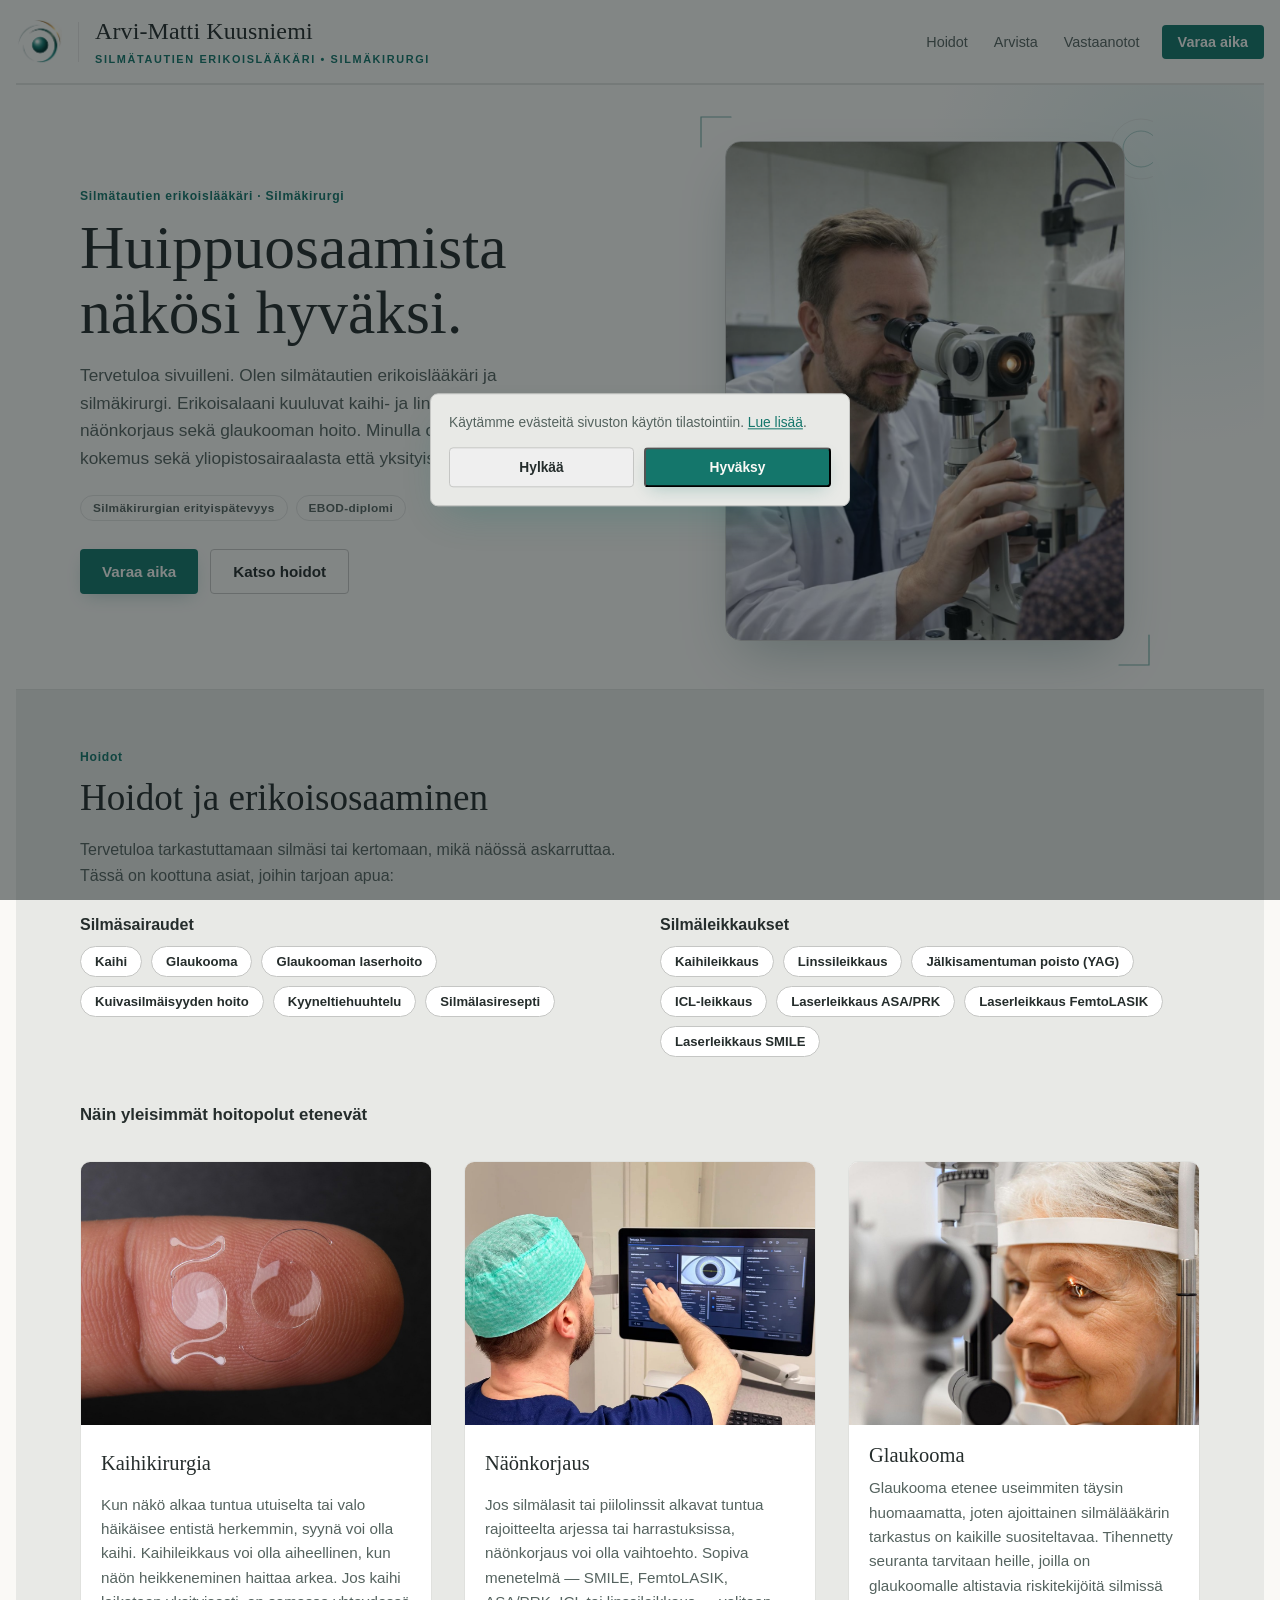
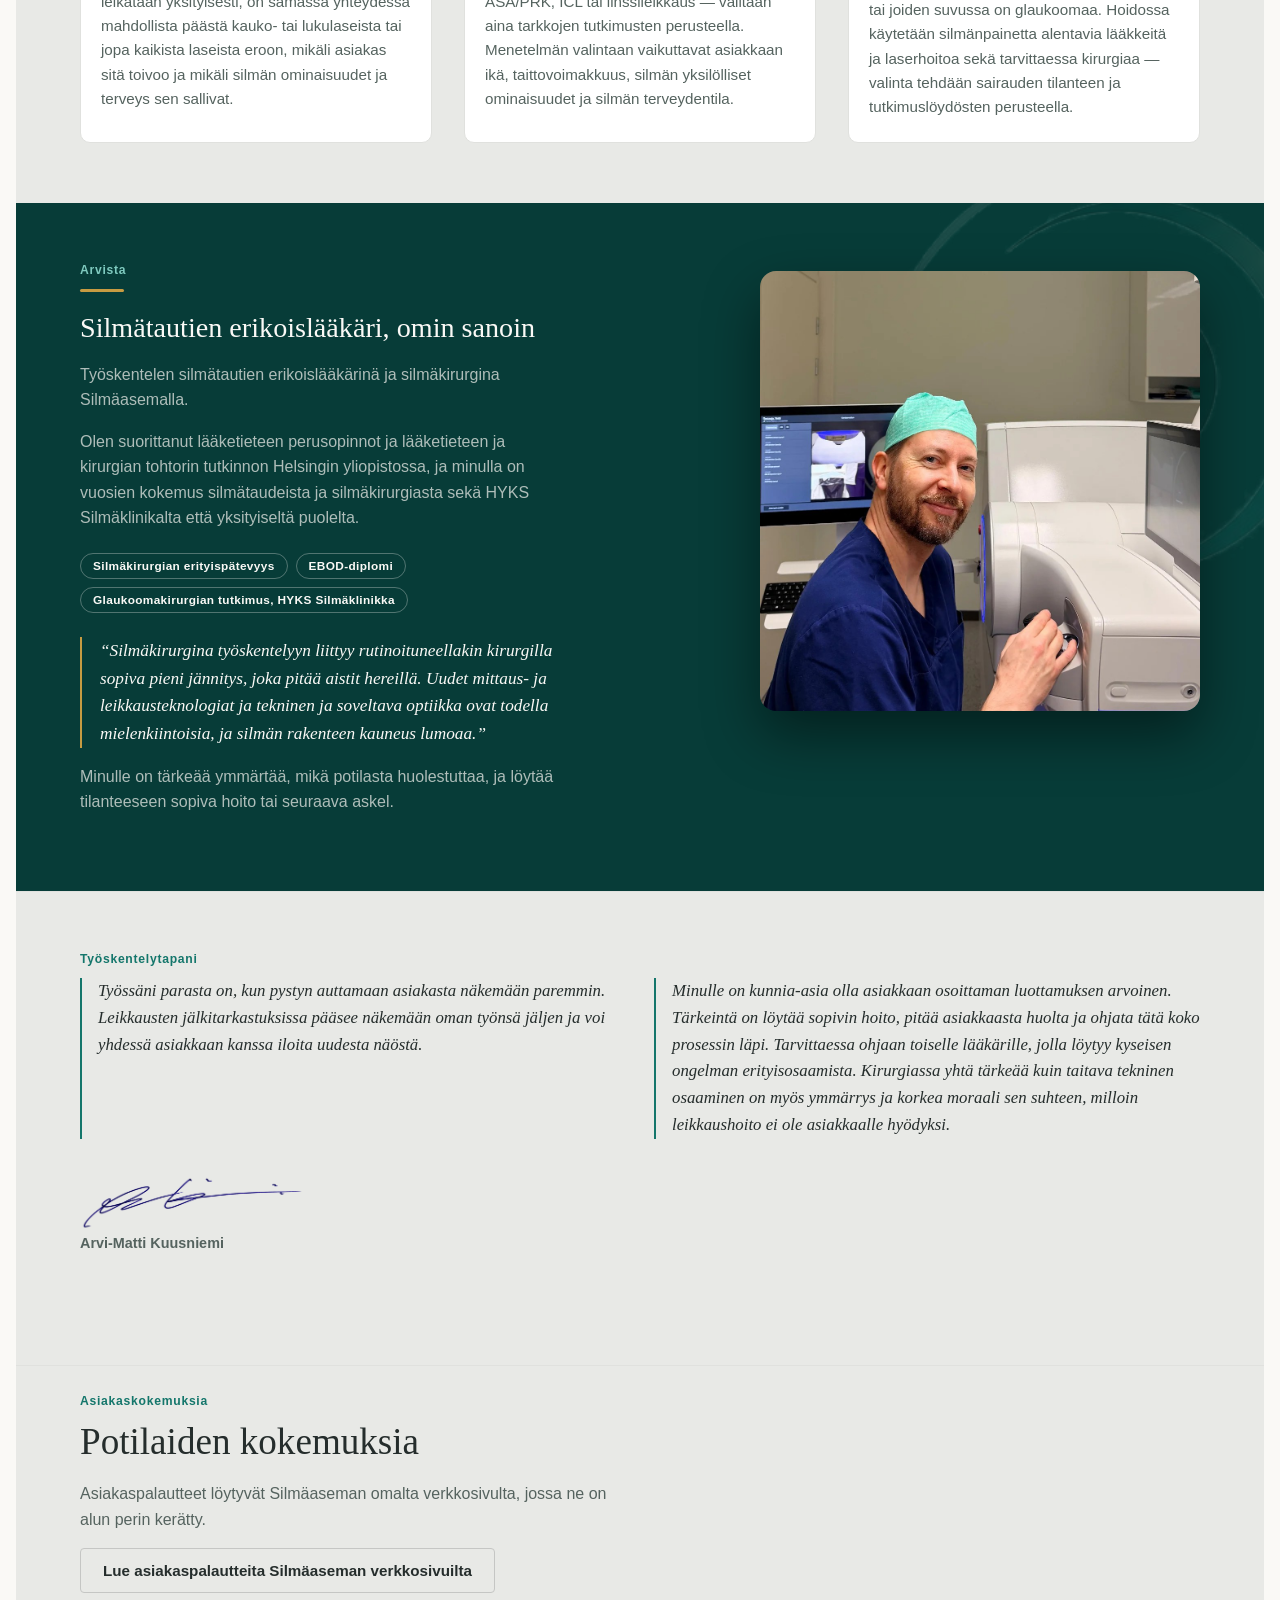
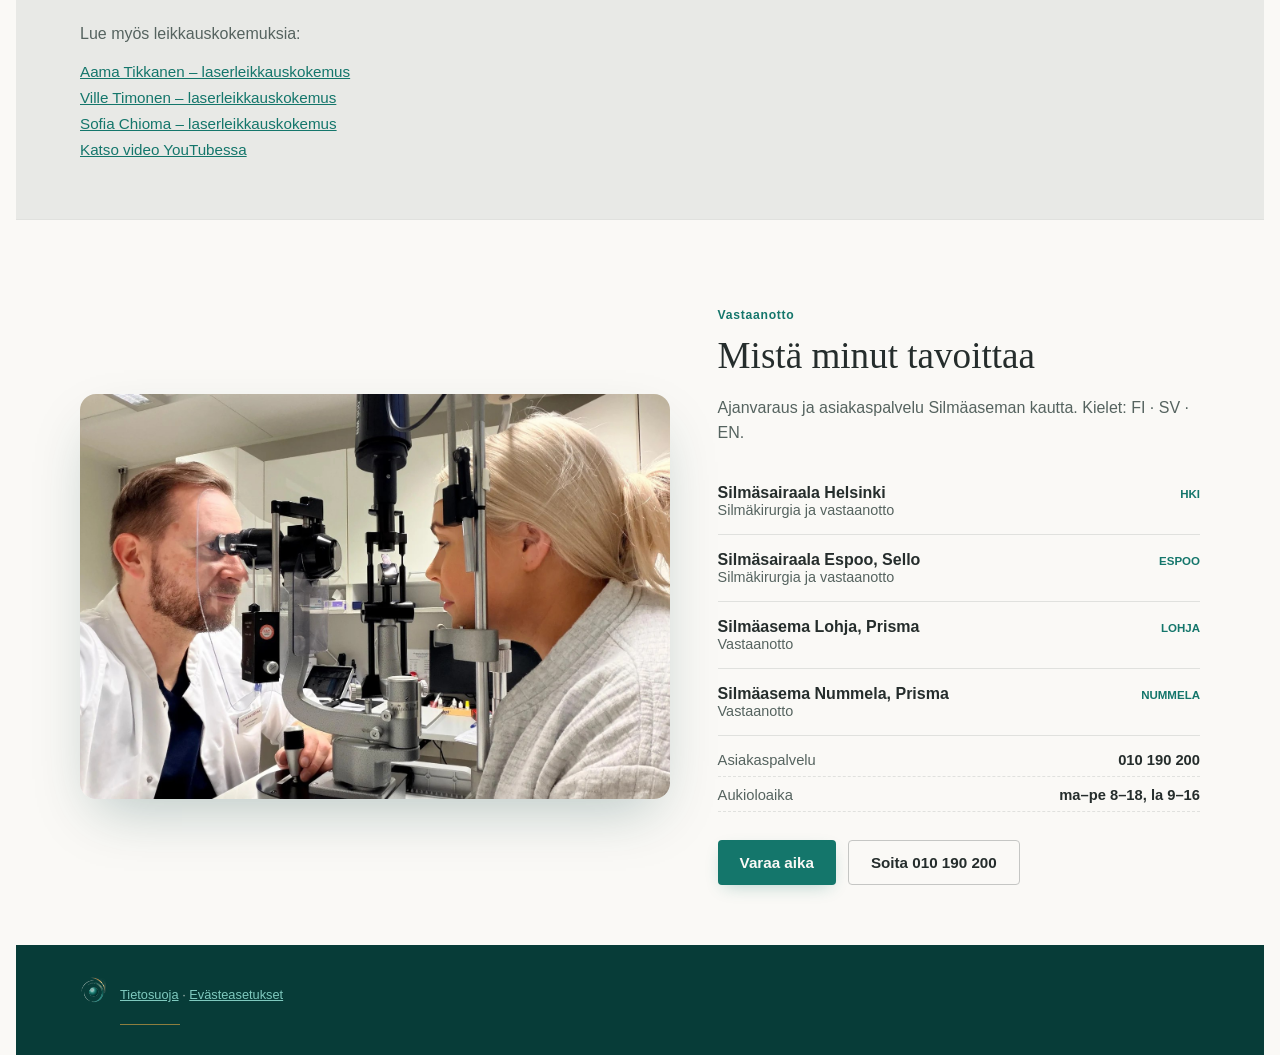
<file: index.html>
<!doctype html>
<html lang="fi">
<head>
<meta charset="UTF-8">
<meta name="viewport" content="width=device-width, initial-scale=1, viewport-fit=cover">
<title>Arvi-Matti Kuusniemi – silmätautien erikoislääkäri ja silmäkirurgi</title>

<meta name="description" content="Arvi-Matti Kuusniemi, silmätautien erikoislääkäri ja silmäkirurgi. Kaihi- ja linssikirurgia, taittovirhekorjaukset ja glaukooman hoito Helsingissä, Espoossa, Lohjalla ja Nummelalla.">
<meta name="robots" content="index, follow">
<link rel="canonical" href="https://arvimattikuusniemi.fi/">

<meta property="og:type" content="profile">
<meta property="og:url" content="https://arvimattikuusniemi.fi/">
<meta property="og:site_name" content="Arvi-Matti Kuusniemi">
<meta property="og:locale" content="fi_FI">
<meta property="og:title" content="Arvi-Matti Kuusniemi – silmätautien erikoislääkäri">
<meta property="og:description" content="Silmätautien erikoislääkäri ja silmäkirurgi. Kaihi- ja linssikirurgia, taittovirhekorjaukset ja glaukooman hoito.">
<meta property="og:image" content="https://arvimattikuusniemi.fi/photos/arvi-vastaanotolla.jpg">
<meta name="twitter:card" content="summary">
<meta name="twitter:title" content="Arvi-Matti Kuusniemi – silmätautien erikoislääkäri">
<meta name="twitter:description" content="Silmätautien erikoislääkäri ja silmäkirurgi. Kaihi- ja linssikirurgia, taittovirhekorjaukset ja glaukooman hoito.">
<meta name="twitter:image" content="https://arvimattikuusniemi.fi/photos/arvi-vastaanotolla.jpg">

<meta name="theme-color" content="#FAF9F6">
<meta name="referrer" content="strict-origin-when-cross-origin">
<meta http-equiv="Content-Security-Policy" content="default-src 'self'; img-src 'self' https://www.google-analytics.com; style-src 'self' https://fonts.googleapis.com; font-src https://fonts.gstatic.com; script-src 'self' https://www.googletagmanager.com; connect-src 'self' https://www.google-analytics.com https://*.google-analytics.com https://*.analytics.google.com https://www.googletagmanager.com; object-src 'none'; base-uri 'self'; form-action 'self'">

<link rel="icon" href="favicon-48x48.png" sizes="48x48" type="image/png">
<link rel="icon" href="favicon-32x32.png" sizes="32x32" type="image/png">
<link rel="icon" href="favicon-16x16.png" sizes="16x16" type="image/png">
<link rel="icon" href="favicon-192x192.png" sizes="192x192" type="image/png">
<link rel="shortcut icon" href="favicon.ico">
<link rel="apple-touch-icon" href="apple-touch-icon.png">
<link rel="manifest" href="site.webmanifest">

<script type="application/ld+json">
{
  "@context": "https://schema.org",
  "@type": "Physician",
  "@id": "https://arvimattikuusniemi.fi/#arvi",
  "name": "Arvi-Matti Kuusniemi",
  "url": "https://arvimattikuusniemi.fi/",
  "image": "https://arvimattikuusniemi.fi/photos/arvi-vastaanotolla.jpg",
  "jobTitle": "Silmätautien erikoislääkäri, silmäkirurgi",
  "description": "Lääketieteen ja kirurgian tohtori, silmätautien erikoislääkäri ja silmäkirurgi. Erikoisalana kaihi- ja linssikirurgia, taittovirhekorjaukset ja glaukooma.",
  "medicalSpecialty": "Ophthalmologic",
  "availableService": [
    { "@type": "MedicalProcedure", "name": "Kaihileikkaus" },
    { "@type": "MedicalProcedure", "name": "Linssileikkaus" },
    { "@type": "MedicalProcedure", "name": "Taittovirhekorjaus" },
    { "@type": "MedicalTherapy", "name": "Glaukooman hoito" }
  ],
  "worksFor": {
    "@type": "MedicalOrganization",
    "name": "Silmäasema",
    "url": "https://www.silmaasema.fi"
  },
  "telephone": "+358 10 190 200",
  "areaServed": ["Helsinki", "Espoo", "Lohja", "Nummela"],
  "knowsLanguage": ["fi", "sv", "en"]
}
</script>
<script type="application/ld+json">
{
  "@context": "https://schema.org",
  "@type": "WebSite",
  "name": "Arvi-Matti Kuusniemi",
  "url": "https://arvimattikuusniemi.fi/",
  "inLanguage": "fi"
}
</script>
<script type="application/ld+json">
{
  "@context": "https://schema.org",
  "@type": "MedicalClinic",
  "name": "Silmäsairaala Helsinki",
  "address": {
    "@type": "PostalAddress",
    "streetAddress": "Keskuskatu 6 E, 3. krs",
    "addressLocality": "Helsinki",
    "addressCountry": "FI"
  },
  "telephone": "+358 10 190 200",
  "medicalSpecialty": "Ophthalmologic",
  "employee": { "@id": "https://arvimattikuusniemi.fi/#arvi" }
}
</script>
<script type="application/ld+json">
{
  "@context": "https://schema.org",
  "@type": "MedicalClinic",
  "name": "Silmäsairaala Espoo, Sello",
  "address": {
    "@type": "PostalAddress",
    "streetAddress": "Leppävaarankatu 5 B, Viaporintori, 3. krs",
    "addressLocality": "Espoo",
    "addressCountry": "FI"
  },
  "telephone": "+358 10 190 200",
  "medicalSpecialty": "Ophthalmologic",
  "employee": { "@id": "https://arvimattikuusniemi.fi/#arvi" }
}
</script>
<script type="application/ld+json">
{
  "@context": "https://schema.org",
  "@type": "MedicalClinic",
  "name": "Silmäasema Lohja, Prisma",
  "address": {
    "@type": "PostalAddress",
    "streetAddress": "Laurinkatu 37–41",
    "postalCode": "08100",
    "addressLocality": "Lohja",
    "addressCountry": "FI"
  },
  "telephone": "+358 10 190 200",
  "medicalSpecialty": "Ophthalmologic",
  "employee": { "@id": "https://arvimattikuusniemi.fi/#arvi" }
}
</script>
<script type="application/ld+json">
{
  "@context": "https://schema.org",
  "@type": "MedicalClinic",
  "name": "Silmäasema Nummela, Prisma",
  "address": {
    "@type": "PostalAddress",
    "streetAddress": "Naaranpajuntie 3",
    "postalCode": "03100",
    "addressLocality": "Nummela",
    "addressCountry": "FI"
  },
  "telephone": "+358 10 190 200",
  "medicalSpecialty": "Ophthalmologic",
  "employee": { "@id": "https://arvimattikuusniemi.fi/#arvi" }
}
</script>

<link rel="preconnect" href="https://fonts.googleapis.com">
<link rel="preconnect" href="https://fonts.gstatic.com" crossorigin>
<link rel="stylesheet" href="https://fonts.googleapis.com/css2?family=Newsreader:ital,wght@0,400;0,500;1,400&family=Work+Sans:wght@400;500;600&family=Manrope:wght@500;600;700&display=swap">
<link rel="stylesheet" href="styles.css">
</head>
<body>
<a class="skip-link" href="#main">Siirry sisältöön</a>

<header class="top">
  <a class="brand" href="#top">
    <img class="brand-mark" src="photos/logo-tunnus.png" alt="Arvi-Matti Kuusniemen tunnus" width="48" height="48">
    <span class="brand-divider" aria-hidden="true"></span>
    <span class="brand-word">
      <span class="brand-name">Arvi-Matti Kuusniemi</span>
      <span class="brand-tag">Silmätautien erikoislääkäri •&nbsp;Silmäkirurgi</span>
    </span>
  </a>
  <nav aria-label="Päävalikko">
    <a href="#hoidot">Hoidot</a>
    <a href="#arvista">Arvista</a>
    <a href="#vastaanotto">Vastaanotot</a>
    <a class="nav-book" href="https://ajanvaraus.silmaasema.fi/Reservation/Calendar?Person=1872&amp;ServiceId=4" target="_blank" rel="noopener noreferrer">Varaa aika</a>
  </nav>
</header>

<section class="hero" id="top" aria-label="Esittely">
  <div class="wrap-wide">
    <div class="hero-grid">
      <div>
        <span class="rx">Silmätautien erikoislääkäri · Silmäkirurgi</span>
        <h1>Huippuosaamista näkösi hyväksi.</h1>
        <p class="role">Tervetuloa sivuilleni. Olen silmätautien erikoislääkäri ja silmäkirurgi. Erikoisalaani kuuluvat kaihi- ja linssikirurgia, näönkorjaus sekä glaukooman hoito. Minulla on vuosien kokemus sekä yliopistosairaalasta että yksityisestä sairaalasta.</p>
        <div class="badges">
          <span class="badge">Silmäkirurgian erityispätevyys</span>
          <span class="badge">EBOD-diplomi</span>
        </div>
        <div class="cta-row">
          <a class="btn btn-primary" href="https://ajanvaraus.silmaasema.fi/Reservation/Calendar?Person=1872&amp;ServiceId=4" target="_blank" rel="noopener noreferrer">Varaa aika</a>
          <a class="btn btn-ghost" href="#hoidot">Katso hoidot</a>
        </div>
      </div>
      <div class="portrait">
        <svg viewBox="0 0 456 556" aria-hidden="true">
          <path d="M4 34 L4 4 L34 4" fill="none" stroke="var(--accent)" stroke-width="1.2" stroke-linecap="round" opacity="0.55"/>
          <path d="M422 552 L452 552 L452 522" fill="none" stroke="var(--accent)" stroke-width="1.2" stroke-linecap="round" opacity="0.55"/>
          <circle cx="444" cy="36" r="30" fill="none" stroke="var(--line-strong)" stroke-width="1" opacity="0.35"/>
          <circle cx="444" cy="36" r="18" fill="none" stroke="var(--accent)" stroke-width="1" opacity="0.3"/>
        </svg>
        <img src="photos/arvi-vastaanotolla.jpg" width="1024" height="1280" alt="Arvi-Matti Kuusniemi tutkimassa potilasta silmälääkärin vastaanotolla" fetchpriority="high">
      </div>
    </div>
  </div>
</section>

<main id="main">

  <section id="hoidot" aria-label="Hoidot">
    <div class="wrap-wide">
      <span class="rx">Hoidot</span>
      <h2>Hoidot ja erikoisosaaminen</h2>
      <p class="lede paths-intro">Tervetuloa tarkastuttamaan silmäsi tai kertomaan, mikä näössä askarruttaa. Tässä on koottuna asiat, joihin tarjoan apua:</p>

      <div class="spec-groups">
        <div class="spec-group">
          <h3>Silmäsairaudet</h3>
          <div class="chip-row">
            <span class="chip">Kaihi</span>
            <span class="chip">Glaukooma</span>
            <span class="chip">Glaukooman laserhoito</span>
            <span class="chip">Kuivasilmäisyyden hoito</span>
            <span class="chip">Kyyneltiehuuhtelu</span>
            <span class="chip">Silmälasiresepti</span>
          </div>
        </div>
        <div class="spec-group">
          <h3>Silmäleikkaukset</h3>
          <div class="chip-row">
            <span class="chip">Kaihileikkaus</span>
            <span class="chip">Linssileikkaus</span>
            <span class="chip">Jälkisamentuman poisto (YAG)</span>
            <span class="chip">ICL-leikkaus</span>
            <span class="chip">Laserleikkaus ASA/PRK</span>
            <span class="chip">Laserleikkaus FemtoLASIK</span>
            <span class="chip">Laserleikkaus SMILE</span>
          </div>
        </div>
      </div>

      <h3 class="hoidot-sub">Näin yleisimmät hoitopolut etenevät</h3>
      <div class="hoidot-grid">
        <article class="hoidot-card">
          <img class="hoidot-card-img" src="photos/tekomykiot.jpg" width="1200" height="900" loading="lazy" alt="Kaksi taitettavaa tekomykiötä sormenpäällä ennen implantointia">
          <h3>Kaihikirurgia</h3>
          <p>Kun näkö alkaa tuntua utuiselta tai valo häikäisee entistä herkemmin, syynä voi olla kaihi. Kaihileikkaus voi olla aiheellinen, kun näön heikkeneminen haittaa arkea. Jos kaihi leikataan yksityisesti, on samassa yhteydessä mahdollista päästä kauko- tai lukulaseista tai jopa kaikista laseista eroon, mikäli asiakas sitä toivoo ja mikäli silmän ominaisuudet ja terveys sen sallivat.</p>
        </article>

        <article class="hoidot-card">
          <img class="hoidot-card-img" src="photos/hoitosuunnittelu-smile.jpg" width="1200" height="900" loading="lazy" alt="SMILE-hoitosuunnittelun näyttökuva silmän mittaustiedoilla">
          <h3>Näönkorjaus</h3>
          <p>Jos silmälasit tai piilolinssit alkavat tuntua rajoitteelta arjessa tai harrastuksissa, näönkorjaus voi olla vaihtoehto. Sopiva menetelmä — SMILE, FemtoLASIK, ASA/PRK, ICL tai linssileikkaus — valitaan aina tarkkojen tutkimusten perusteella. Menetelmän valintaan vaikuttavat asiakkaan ikä, taittovoimakkuus, silmän yksilölliset ominaisuudet ja silmän terveydentila.</p>
        </article>

        <article class="hoidot-card">
          <img class="hoidot-card-img" src="photos/silman-tutkimus.jpg" width="1200" height="900" loading="lazy" alt="Potilaan silmän tutkiminen rakolampulla">
          <h3>Glaukooma</h3>
          <p>Glaukooma etenee useimmiten täysin huomaamatta, joten ajoittainen silmälääkärin tarkastus on kaikille suositeltavaa. Tihennetty seuranta tarvitaan heille, joilla on glaukoomalle altistavia riskitekijöitä silmissä tai joiden suvussa on glaukoomaa. Hoidossa käytetään silmänpainetta alentavia lääkkeitä ja laserhoitoa sekä tarvittaessa kirurgiaa — valinta tehdään sairauden tilanteen ja tutkimuslöydösten perusteella.</p>
        </article>
      </div>
    </div>
  </section>

  <section id="arvista" class="arvista-intro" aria-label="Arvista">
    <img class="arvista-watermark" src="photos/logo-tunnus.png" alt="" aria-hidden="true">
    <div class="wrap-wide arvista-grid">
      <div>
        <span class="rx">Arvista</span>
        <span class="gold-rule" aria-hidden="true"></span>
        <h2>Silmätautien erikoislääkäri, omin sanoin</h2>
        <p class="lede">Työskentelen silmätautien erikoislääkärinä ja silmäkirurgina Silmäasemalla.</p>
        <p class="lede">Olen suorittanut lääketieteen perusopinnot ja lääketieteen ja kirurgian tohtorin tutkinnon Helsingin yliopistossa, ja minulla on vuosien kokemus silmätaudeista ja silmäkirurgiasta sekä HYKS Silmäklinikalta että yksityiseltä puolelta.</p>
        <div class="badges">
          <span class="badge">Silmäkirurgian erityispätevyys</span>
          <span class="badge">EBOD-diplomi</span>
          <span class="badge">Glaukoomakirurgian tutkimus, HYKS Silmäklinikka</span>
        </div>
        <blockquote>&ldquo;Silmäkirurgina työskentelyyn liittyy rutinoituneellakin kirurgilla sopiva pieni jännitys, joka pitää aistit hereillä. Uudet mittaus- ja leikkausteknologiat ja tekninen ja soveltava optiikka ovat todella mielenkiintoisia, ja silmän rakenteen kauneus lumoaa.&rdquo;</blockquote>
        <p class="lede">Minulle on tärkeää ymmärtää, mikä potilasta huolestuttaa, ja löytää tilanteeseen sopiva hoito tai seuraava askel.</p>
      </div>
      <div class="arvista-photo">
        <img src="photos/arvi-tyopisteella.jpg" width="1080" height="1350" loading="lazy" alt="Arvi-Matti Kuusniemi työympäristössään">
      </div>
    </div>
  </section>

  <section class="philosophy" aria-label="Työskentelytapa">
    <div class="wrap-wide">
      <span class="rx">Työskentelytapani</span>
      <h2 class="visually-hidden">Työskentelytapani</h2>
      <div class="philosophy-grid">
        <blockquote>
          <p>Työssäni parasta on, kun pystyn auttamaan asiakasta näkemään paremmin. Leikkausten jälkitarkastuksissa pääsee näkemään oman työnsä jäljen ja voi yhdessä asiakkaan kanssa iloita uudesta näöstä.</p>
        </blockquote>
        <blockquote>
          <p>Minulle on kunnia-asia olla asiakkaan osoittaman luottamuksen arvoinen. Tärkeintä on löytää sopivin hoito, pitää asiakkaasta huolta ja ohjata tätä koko prosessin läpi. Tarvittaessa ohjaan toiselle lääkärille, jolla löytyy kyseisen ongelman erityisosaamista. Kirurgiassa yhtä tärkeää kuin taitava tekninen osaaminen on myös ymmärrys ja korkea moraali sen suhteen, milloin leikkaushoito ei ole asiakkaalle hyödyksi.</p>
        </blockquote>
      </div>
      <div class="signature">
        <img class="signature-img" src="photos/allekirjoitus.png" width="480" height="153" loading="lazy" alt="Arvi-Matti Kuusniemen allekirjoitus">
        <cite>Arvi-Matti Kuusniemi</cite>
      </div>
    </div>
  </section>

  <section class="testimonials" aria-label="Asiakaspalautetta">
    <div class="wrap-wide">
      <span class="rx">Asiakaskokemuksia</span>
      <h2>Potilaiden kokemuksia</h2>
      <p class="lede">Asiakaspalautteet löytyvät Silmäaseman omalta verkkosivulta, jossa ne on alun perin kerätty.</p>
      <div class="cta-row cta-row-tight">
        <a class="btn btn-ghost" href="https://www.silmaasema.fi/silmalaakarit-ja-asiantuntijat/asiantuntija?expertId=0033X00003HwwgpQAB" target="_blank" rel="noopener noreferrer">Lue asiakaspalautteita Silmäaseman verkkosivuilta</a>
      </div>
      <p class="lede experience-links-intro">Lue myös leikkauskokemuksia:</p>
      <ul class="experience-links">
        <li><a href="https://www.silmaasema.fi/artikkeli/laserleikkauskokemuksia-aama-tikkanen.html" target="_blank" rel="noopener noreferrer">Aama Tikkanen – laserleikkauskokemus</a></li>
        <li><a href="https://www.silmaasema.fi/artikkeli/laserleikkauskokemuksia-ville-timonen.html" target="_blank" rel="noopener noreferrer">Ville Timonen – laserleikkauskokemus</a></li>
        <li><a href="https://www.silmaasema.fi/artikkeli/laserleikkauskokemuksia-sofia-chioma.html" target="_blank" rel="noopener noreferrer">Sofia Chioma – laserleikkauskokemus</a></li>
        <li><a href="https://www.youtube.com/watch?v=-LaM3y_zQz4" target="_blank" rel="noopener noreferrer">Katso video YouTubessa</a></li>
      </ul>
    </div>
  </section>

  <section id="vastaanotto" class="vastaanotto" aria-label="Vastaanotot ja ajanvaraus">
    <div class="wrap-wide vastaanotto-grid">
      <figure class="vastaanotto-photo">
        <img src="photos/arvi-potilastutkimus.jpg" width="1800" height="1013" loading="lazy" alt="Arvi-Matti Kuusniemi tutkimassa potilasta rakolampulla">
      </figure>
      <div class="vastaanotto-content">
        <span class="rx">Vastaanotto</span>
        <h2>Mistä minut tavoittaa</h2>
        <p class="lede">Ajanvaraus ja asiakaspalvelu Silmäaseman kautta. Kielet: FI · SV · EN.</p>
        <div class="clinics">
          <div class="clinic"><div><div class="name">Silmäsairaala Helsinki</div><div class="loc">Silmäkirurgia ja vastaanotto</div></div><span class="tag">HKI</span></div>
          <div class="clinic"><div><div class="name">Silmäsairaala Espoo, Sello</div><div class="loc">Silmäkirurgia ja vastaanotto</div></div><span class="tag">ESPOO</span></div>
          <div class="clinic"><div><div class="name">Silmäasema Lohja, Prisma</div><div class="loc">Vastaanotto</div></div><span class="tag">LOHJA</span></div>
          <div class="clinic"><div><div class="name">Silmäasema Nummela, Prisma</div><div class="loc">Vastaanotto</div></div><span class="tag">NUMMELA</span></div>
        </div>
        <div class="contact-list">
          <div class="row"><span>Asiakaspalvelu</span><span>010 190 200</span></div>
          <div class="row"><span>Aukioloaika</span><span>ma–pe 8–18, la 9–16</span></div>
        </div>
        <div class="cta-row">
          <a class="btn btn-primary" href="https://ajanvaraus.silmaasema.fi/Reservation/Calendar?Person=1872&amp;ServiceId=4" target="_blank" rel="noopener noreferrer">Varaa aika</a>
          <a class="btn btn-ghost" href="tel:+35810190200">Soita 010 190 200</a>
        </div>
      </div>
    </div>
  </section>

</main>

<footer>
  <div class="wrap-wide footer-brand">
    <img class="footer-logo" src="photos/logo-tunnus.png" alt="" aria-hidden="true">
    <div>
      <p class="footer-legal"><a href="tietosuoja.html">Tietosuoja</a> · <a href="#" class="cookie-manage-link">Evästeasetukset</a></p>
      <span class="footer-gold-rule" aria-hidden="true"></span>
    </div>
  </div>
</footer>

<div class="mobile-book">
  <a class="btn btn-primary" href="https://ajanvaraus.silmaasema.fi/Reservation/Calendar?Person=1872&amp;ServiceId=4" target="_blank" rel="noopener noreferrer">Varaa aika</a>
</div>

<div id="cookie-consent" class="cookie-consent" hidden role="region" aria-label="Evästeasetukset">
  <p>Käytämme evästeitä sivuston käytön tilastointiin. <a href="tietosuoja.html">Lue lisää</a>.</p>
  <div class="cookie-consent-actions">
    <button type="button" id="cookie-decline" class="btn btn-ghost">Hylkää</button>
    <button type="button" id="cookie-accept" class="btn btn-primary">Hyväksy</button>
  </div>
  <p id="cookie-status" class="cookie-status"></p>
</div>

<script src="script.js"></script>
<script src="consent.js"></script>
</body>
</html>
</file>
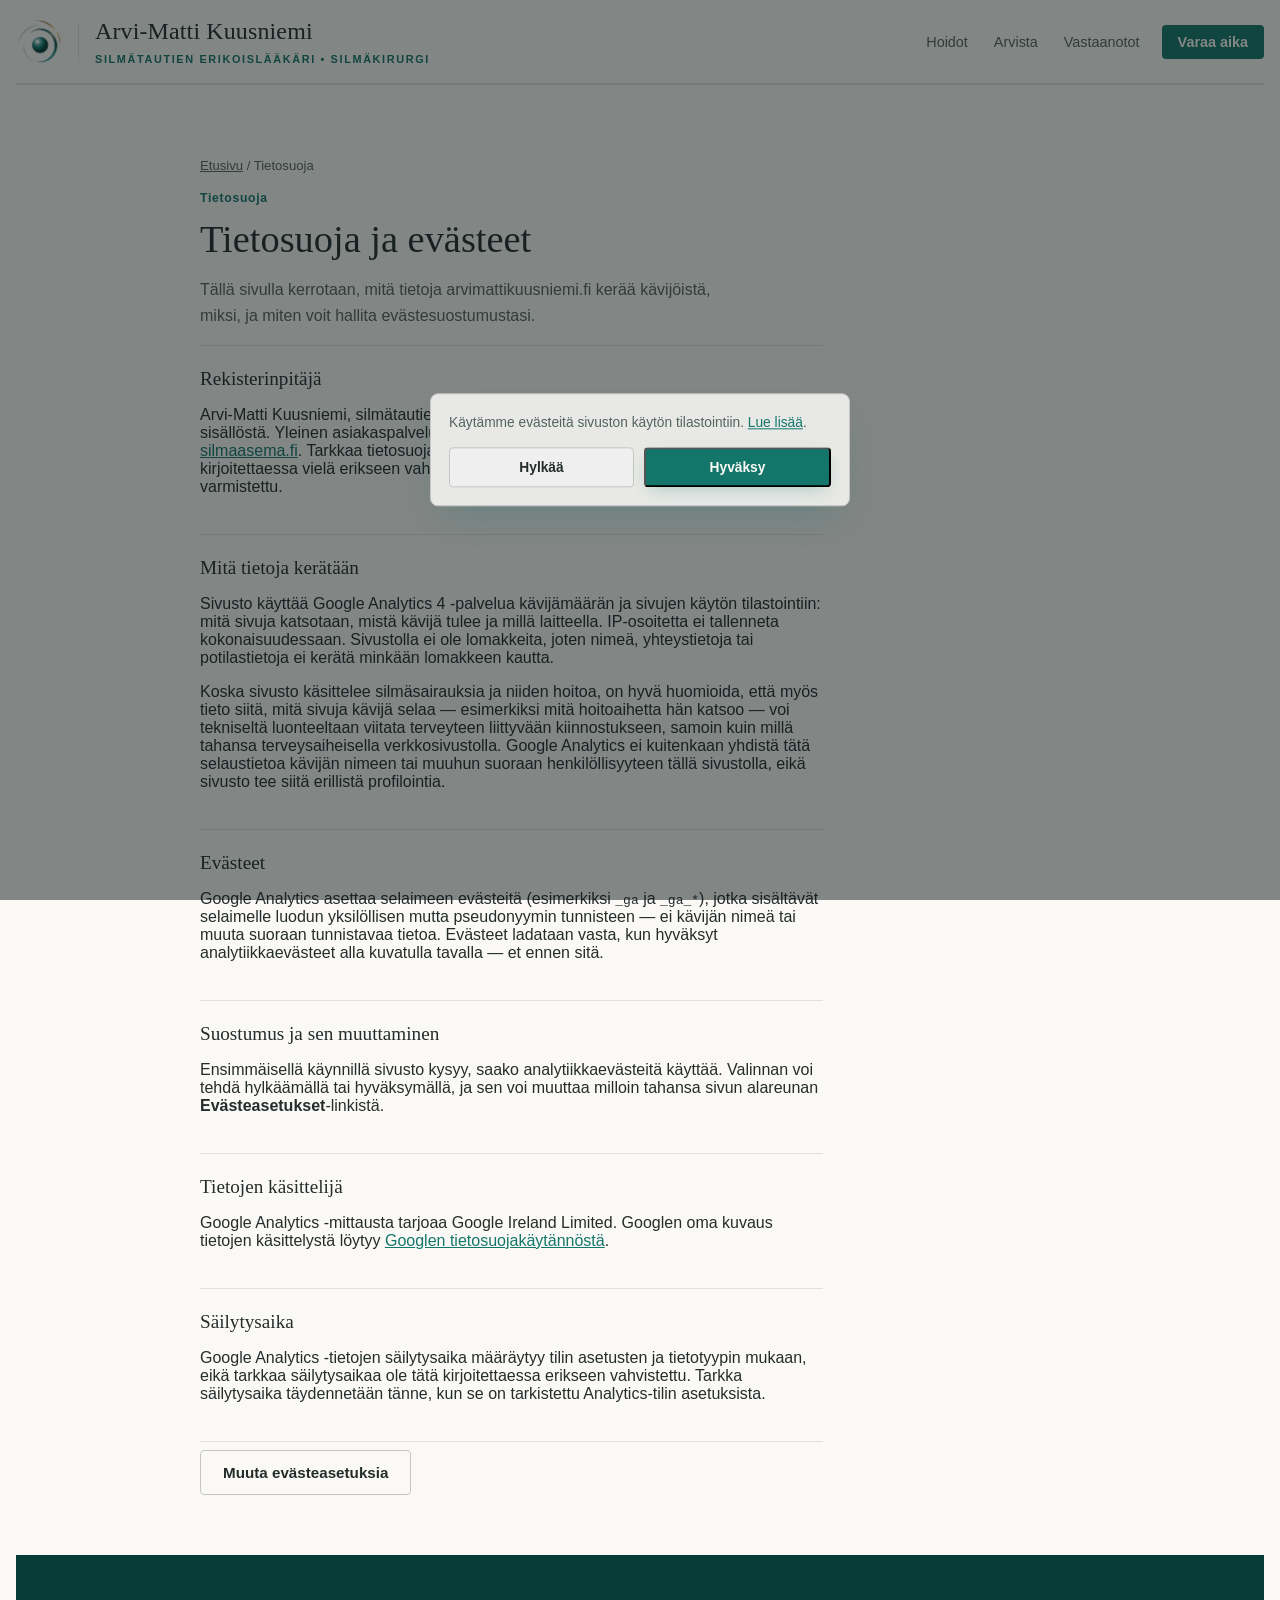
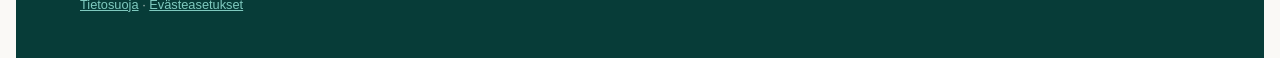
<file: tietosuoja.html>
<!doctype html>
<html lang="fi">
<head>
<meta charset="UTF-8">
<meta name="viewport" content="width=device-width, initial-scale=1, viewport-fit=cover">
<title>Tietosuoja ja evästeet – Arvi-Matti Kuusniemi</title>

<meta name="description" content="Tietoa arvimattikuusniemi.fi-sivuston evästeiden käytöstä, Google Analytics -mittauksesta ja tietosuojasta.">
<meta name="robots" content="index, follow">
<link rel="canonical" href="https://arvimattikuusniemi.fi/tietosuoja.html">

<meta property="og:type" content="website">
<meta property="og:url" content="https://arvimattikuusniemi.fi/tietosuoja.html">
<meta property="og:site_name" content="Arvi-Matti Kuusniemi">
<meta property="og:locale" content="fi_FI">
<meta property="og:title" content="Tietosuoja ja evästeet – Arvi-Matti Kuusniemi">
<meta property="og:description" content="Tietoa arvimattikuusniemi.fi-sivuston evästeiden käytöstä, Google Analytics -mittauksesta ja tietosuojasta.">
<meta property="og:image" content="https://arvimattikuusniemi.fi/photos/arvi-vastaanotolla.jpg">
<meta name="twitter:card" content="summary">
<meta name="twitter:title" content="Tietosuoja ja evästeet – Arvi-Matti Kuusniemi">
<meta name="twitter:description" content="Tietoa arvimattikuusniemi.fi-sivuston evästeiden käytöstä, Google Analytics -mittauksesta ja tietosuojasta.">
<meta name="twitter:image" content="https://arvimattikuusniemi.fi/photos/arvi-vastaanotolla.jpg">

<meta name="theme-color" content="#FAF9F6">
<meta name="referrer" content="strict-origin-when-cross-origin">
<meta http-equiv="Content-Security-Policy" content="default-src 'self'; img-src 'self' https://www.google-analytics.com; style-src 'self' https://fonts.googleapis.com; font-src https://fonts.gstatic.com; script-src 'self' https://www.googletagmanager.com; connect-src 'self' https://www.google-analytics.com https://*.google-analytics.com https://*.analytics.google.com https://www.googletagmanager.com; object-src 'none'; base-uri 'self'; form-action 'self'">

<link rel="icon" href="favicon-48x48.png" sizes="48x48" type="image/png">
<link rel="icon" href="favicon-32x32.png" sizes="32x32" type="image/png">
<link rel="icon" href="favicon-16x16.png" sizes="16x16" type="image/png">
<link rel="icon" href="favicon-192x192.png" sizes="192x192" type="image/png">
<link rel="shortcut icon" href="favicon.ico">
<link rel="apple-touch-icon" href="apple-touch-icon.png">
<link rel="manifest" href="site.webmanifest">

<link rel="preconnect" href="https://fonts.googleapis.com">
<link rel="preconnect" href="https://fonts.gstatic.com" crossorigin>
<link rel="stylesheet" href="https://fonts.googleapis.com/css2?family=Newsreader:ital,wght@0,400;0,500;1,400&family=Work+Sans:wght@400;500;600&family=Manrope:wght@500;600;700&display=swap">
<link rel="stylesheet" href="styles.css">
</head>
<body>
<a class="skip-link" href="#main">Siirry sisältöön</a>

<header class="top">
  <a class="brand" href="index.html">
    <img class="brand-mark" src="photos/logo-tunnus.png" alt="Arvi-Matti Kuusniemen tunnus" width="48" height="48">
    <span class="brand-divider" aria-hidden="true"></span>
    <span class="brand-word">
      <span class="brand-name">Arvi-Matti Kuusniemi</span>
      <span class="brand-tag">Silmätautien erikoislääkäri •&nbsp;Silmäkirurgi</span>
    </span>
  </a>
  <nav aria-label="Päävalikko">
    <a href="index.html#hoidot">Hoidot</a>
    <a href="index.html#arvista">Arvista</a>
    <a href="index.html#vastaanotto">Vastaanotot</a>
    <a class="nav-book" href="https://ajanvaraus.silmaasema.fi/Reservation/Calendar?Person=1872&amp;ServiceId=4" target="_blank" rel="noopener noreferrer">Varaa aika</a>
  </nav>
</header>

<main id="main">
  <section>
    <div class="wrap">
      <p class="breadcrumb"><a href="index.html">Etusivu</a> / Tietosuoja</p>
      <span class="rx">Tietosuoja</span>
      <h1 class="article-h1">Tietosuoja ja evästeet</h1>
      <p class="lede mt-16">Tällä sivulla kerrotaan, mitä tietoja arvimattikuusniemi.fi kerää kävijöistä, miksi, ja miten voit hallita evästesuostumustasi.</p>

      <div class="article-grid">
        <div class="article-block">
          <h2>Rekisterinpitäjä</h2>
          <p>Arvi-Matti Kuusniemi, silmätautien erikoislääkäri ja silmäkirurgi, vastaa tämän sivuston sisällöstä. Yleinen asiakaspalvelu ja ajanvaraus hoituvat Silmäaseman kautta: <a href="https://www.silmaasema.fi" target="_blank" rel="noopener noreferrer">silmaasema.fi</a>. Tarkkaa tietosuoja-asioiden yhteyshenkilöä tai -osoitetta ei ole tätä kirjoitettaessa vielä erikseen vahvistettu; tieto täydennetään tänne, kun se on varmistettu.</p>
        </div>
        <div class="article-block">
          <h2>Mitä tietoja kerätään</h2>
          <p>Sivusto käyttää Google Analytics 4 -palvelua kävijämäärän ja sivujen käytön tilastointiin: mitä sivuja katsotaan, mistä kävijä tulee ja millä laitteella. IP-osoitetta ei tallenneta kokonaisuudessaan. Sivustolla ei ole lomakkeita, joten nimeä, yhteystietoja tai potilastietoja ei kerätä minkään lomakkeen kautta.</p>
          <p class="mt-16">Koska sivusto käsittelee silmäsairauksia ja niiden hoitoa, on hyvä huomioida, että myös tieto siitä, mitä sivuja kävijä selaa — esimerkiksi mitä hoitoaihetta hän katsoo — voi tekniseltä luonteeltaan viitata terveyteen liittyvään kiinnostukseen, samoin kuin millä tahansa terveysaiheisella verkkosivustolla. Google Analytics ei kuitenkaan yhdistä tätä selaustietoa kävijän nimeen tai muuhun suoraan henkilöllisyyteen tällä sivustolla, eikä sivusto tee siitä erillistä profilointia.</p>
        </div>
        <div class="article-block">
          <h2>Evästeet</h2>
          <p>Google Analytics asettaa selaimeen evästeitä (esimerkiksi <code>_ga</code> ja <code>_ga_*</code>), jotka sisältävät selaimelle luodun yksilöllisen mutta pseudonyymin tunnisteen — ei kävijän nimeä tai muuta suoraan tunnistavaa tietoa. Evästeet ladataan vasta, kun hyväksyt analytiikkaevästeet alla kuvatulla tavalla — et ennen sitä.</p>
        </div>
        <div class="article-block">
          <h2>Suostumus ja sen muuttaminen</h2>
          <p>Ensimmäisellä käynnillä sivusto kysyy, saako analytiikkaevästeitä käyttää. Valinnan voi tehdä hylkäämällä tai hyväksymällä, ja sen voi muuttaa milloin tahansa sivun alareunan <strong>Evästeasetukset</strong>-linkistä.</p>
        </div>
        <div class="article-block">
          <h2>Tietojen käsittelijä</h2>
          <p>Google Analytics -mittausta tarjoaa Google Ireland Limited. Googlen oma kuvaus tietojen käsittelystä löytyy <a href="https://policies.google.com/privacy" target="_blank" rel="noopener noreferrer">Googlen tietosuojakäytännöstä</a>.</p>
        </div>
        <div class="article-block">
          <h2>Säilytysaika</h2>
          <p>Google Analytics -tietojen säilytysaika määräytyy tilin asetusten ja tietotyypin mukaan, eikä tarkkaa säilytysaikaa ole tätä kirjoitettaessa erikseen vahvistettu. Tarkka säilytysaika täydennetään tänne, kun se on tarkistettu Analytics-tilin asetuksista.</p>
        </div>
      </div>

      <div class="cta-row cta-row-tight">
        <a href="#" class="btn btn-ghost cookie-manage-link">Muuta evästeasetuksia</a>
      </div>
    </div>
  </section>
</main>

<footer>
  <div class="wrap-wide">
    <p class="footer-legal"><a href="tietosuoja.html">Tietosuoja</a> · <a href="#" class="cookie-manage-link">Evästeasetukset</a></p>
  </div>
</footer>

<div class="mobile-book">
  <a class="btn btn-primary" href="https://ajanvaraus.silmaasema.fi/Reservation/Calendar?Person=1872&amp;ServiceId=4" target="_blank" rel="noopener noreferrer">Varaa aika</a>
</div>

<div id="cookie-consent" class="cookie-consent" hidden role="region" aria-label="Evästeasetukset">
  <p>Käytämme evästeitä sivuston käytön tilastointiin. <a href="tietosuoja.html">Lue lisää</a>.</p>
  <div class="cookie-consent-actions">
    <button type="button" id="cookie-decline" class="btn btn-ghost">Hylkää</button>
    <button type="button" id="cookie-accept" class="btn btn-primary">Hyväksy</button>
  </div>
  <p id="cookie-status" class="cookie-status"></p>
</div>

<script src="script.js"></script>
<script src="consent.js"></script>
</body>
</html>
</file>
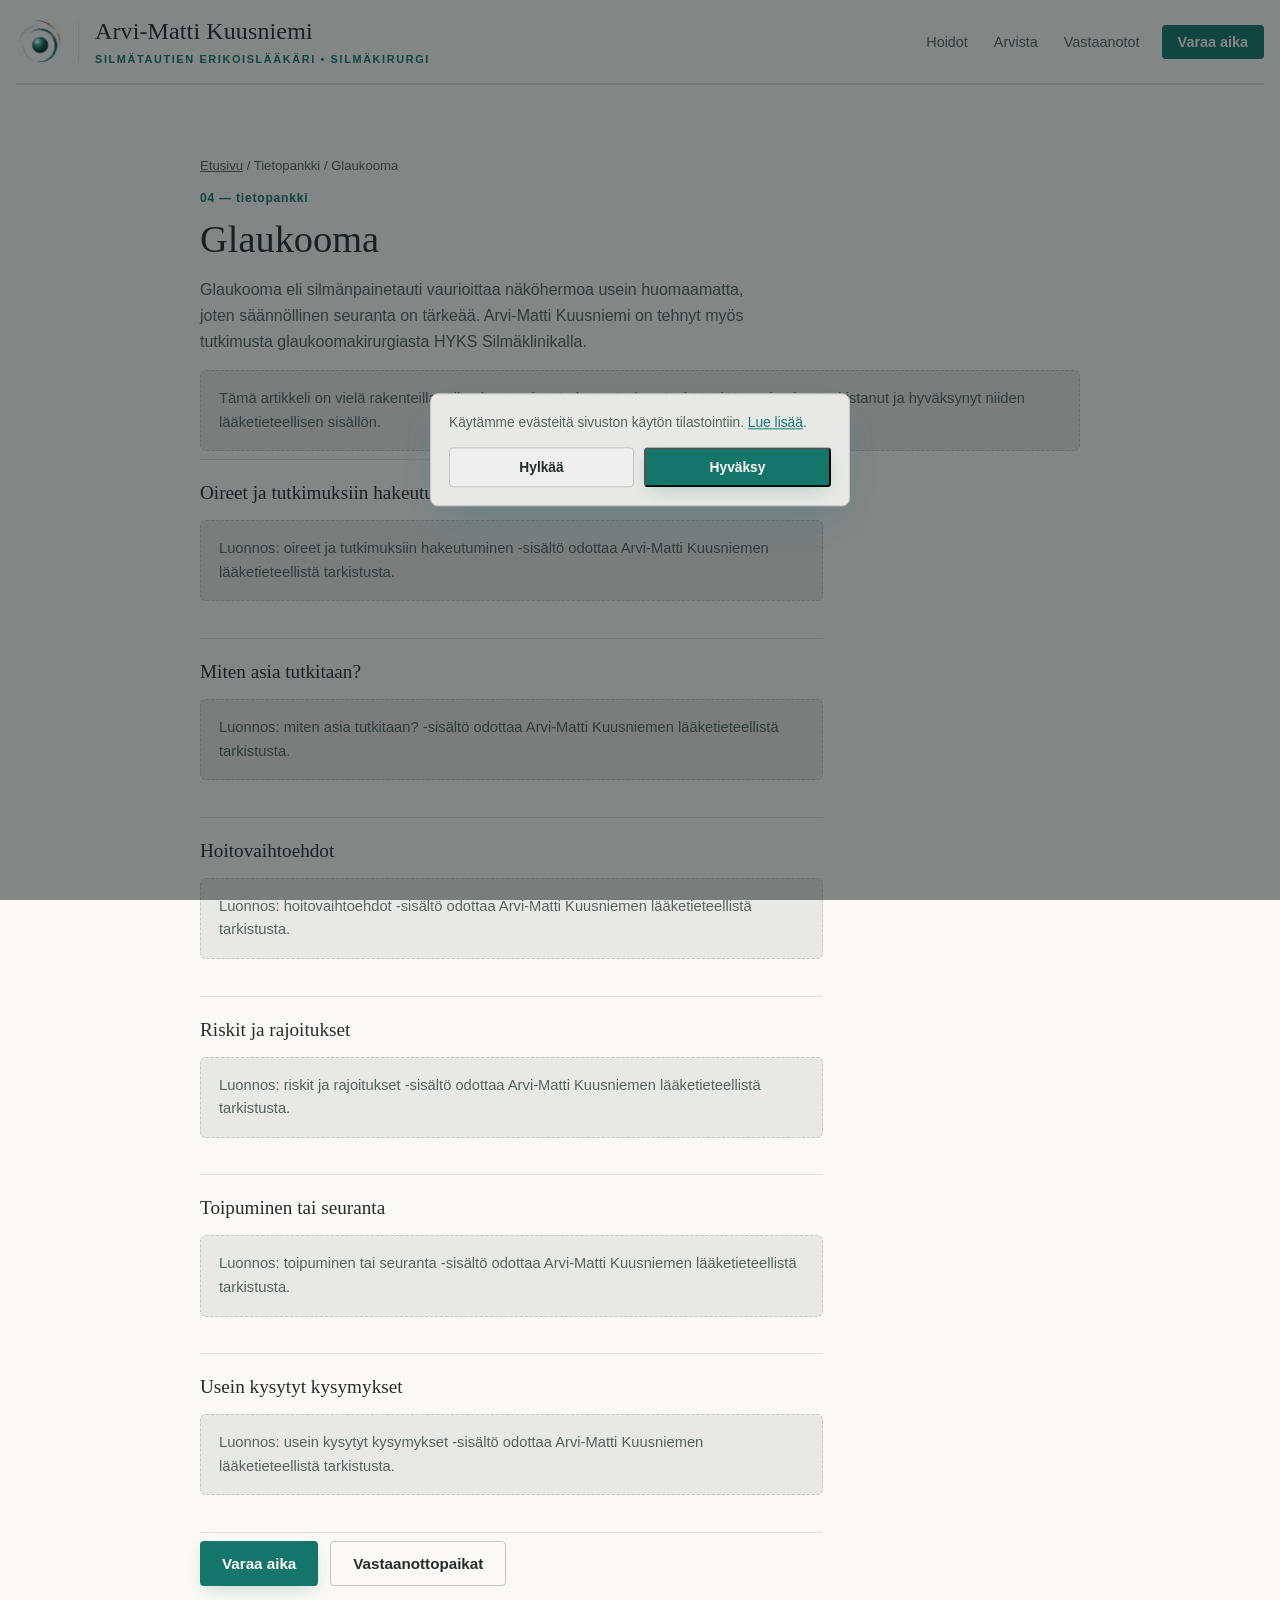
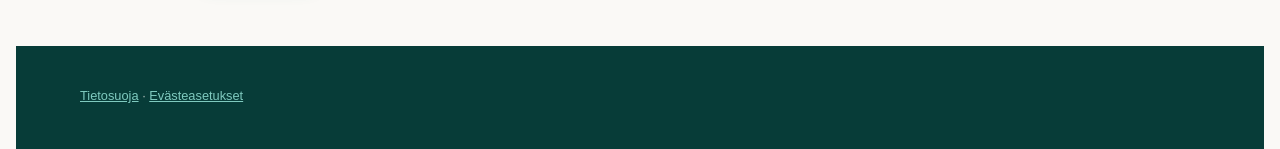
<file: tietopankki/glaukooma.html>
<!doctype html>
<html lang="fi">
<head>
<meta charset="UTF-8">
<meta name="viewport" content="width=device-width, initial-scale=1, viewport-fit=cover">
<title>Glaukooma – Arvi-Matti Kuusniemi</title>

<meta name="description" content="Tietoa glaukoomasta, sen seurannasta ja hoidosta. Artikkeli on luonnosvaiheessa.">
<meta name="robots" content="noindex, follow">
<link rel="canonical" href="https://arvimattikuusniemi.fi/tietopankki/glaukooma.html">

<meta property="og:type" content="website">
<meta property="og:url" content="https://arvimattikuusniemi.fi/tietopankki/glaukooma.html">
<meta property="og:site_name" content="Arvi-Matti Kuusniemi">
<meta property="og:locale" content="fi_FI">
<meta property="og:title" content="Glaukooma – Arvi-Matti Kuusniemi">
<meta property="og:description" content="Tietoa glaukoomasta, sen seurannasta ja hoidosta. Artikkeli on luonnosvaiheessa.">
<meta property="og:image" content="https://arvimattikuusniemi.fi/photos/arvi-vastaanotolla.jpg">
<meta name="twitter:card" content="summary">
<meta name="twitter:title" content="Glaukooma – Arvi-Matti Kuusniemi">
<meta name="twitter:description" content="Tietoa glaukoomasta, sen seurannasta ja hoidosta. Artikkeli on luonnosvaiheessa.">
<meta name="twitter:image" content="https://arvimattikuusniemi.fi/photos/arvi-vastaanotolla.jpg">

<meta name="theme-color" content="#FAF9F6">
<meta name="referrer" content="strict-origin-when-cross-origin">
<meta http-equiv="Content-Security-Policy" content="default-src 'self'; img-src 'self' https://www.google-analytics.com; style-src 'self' https://fonts.googleapis.com; font-src https://fonts.gstatic.com; script-src 'self' https://www.googletagmanager.com; connect-src 'self' https://www.google-analytics.com https://*.google-analytics.com https://*.analytics.google.com https://www.googletagmanager.com; object-src 'none'; base-uri 'self'; form-action 'self'">

<link rel="icon" href="../favicon-48x48.png" sizes="48x48" type="image/png">
<link rel="icon" href="../favicon-32x32.png" sizes="32x32" type="image/png">
<link rel="icon" href="../favicon-16x16.png" sizes="16x16" type="image/png">
<link rel="icon" href="../favicon-192x192.png" sizes="192x192" type="image/png">
<link rel="shortcut icon" href="../favicon.ico">
<link rel="apple-touch-icon" href="../apple-touch-icon.png">
<link rel="manifest" href="../site.webmanifest">

<script type="application/ld+json">
{
  "@context": "https://schema.org",
  "@type": "BreadcrumbList",
  "itemListElement": [
    { "@type": "ListItem", "position": 1, "name": "Etusivu", "item": "https://arvimattikuusniemi.fi/" },
    { "@type": "ListItem", "position": 2, "name": "Glaukooma" }
  ]
}
</script>

<link rel="preconnect" href="https://fonts.googleapis.com">
<link rel="preconnect" href="https://fonts.gstatic.com" crossorigin>
<link rel="stylesheet" href="https://fonts.googleapis.com/css2?family=Newsreader:ital,wght@0,400;0,500;1,400&family=Work+Sans:wght@400;500;600&family=Manrope:wght@500;600;700&display=swap">
<link rel="stylesheet" href="../styles.css">
</head>
<body>
<a class="skip-link" href="#main">Siirry sisältöön</a>

<header class="top">
  <a class="brand" href="../index.html">
    <img class="brand-mark" src="../photos/logo-tunnus.png" alt="Arvi-Matti Kuusniemen tunnus" width="48" height="48">
    <span class="brand-divider" aria-hidden="true"></span>
    <span class="brand-word">
      <span class="brand-name">Arvi-Matti Kuusniemi</span>
      <span class="brand-tag">Silmätautien erikoislääkäri •&nbsp;Silmäkirurgi</span>
    </span>
  </a>
  <nav aria-label="Päävalikko">
    <a href="../index.html#hoidot">Hoidot</a>
    <a href="../index.html#arvista">Arvista</a>
    <a href="../index.html#vastaanotto">Vastaanotot</a>
    <a class="nav-book" href="https://ajanvaraus.silmaasema.fi/Reservation/Calendar?Person=1872&amp;ServiceId=4" target="_blank" rel="noopener noreferrer">Varaa aika</a>
  </nav>
</header>

<main id="main">
  <section>
    <div class="wrap">
      <p class="breadcrumb"><a href="../index.html">Etusivu</a> / Tietopankki / Glaukooma</p>
      <span class="rx">04 — tietopankki</span>
      <h1 class="article-h1">Glaukooma</h1>
      <p class="lede mt-16">Glaukooma eli silmänpainetauti vaurioittaa näköhermoa usein huomaamatta, joten säännöllinen seuranta on tärkeää. Arvi-Matti Kuusniemi on tehnyt myös tutkimusta glaukoomakirurgiasta HYKS Silmäklinikalla.</p>

      <div class="pending">
        Tämä artikkeli on vielä rakenteilla. Alla olevat osiot täydentyvät, kun Arvi-Matti Kuusniemi on tarkistanut ja hyväksynyt niiden lääketieteellisen sisällön.
      </div>

      <div class="article-grid">
        <div class="article-block">
          <h2>Oireet ja tutkimuksiin hakeutuminen</h2>
          <p class="pending">Luonnos: oireet ja tutkimuksiin hakeutuminen -sisältö odottaa Arvi-Matti Kuusniemen lääketieteellistä tarkistusta.</p>
        </div>
        <div class="article-block">
          <h2>Miten asia tutkitaan?</h2>
          <p class="pending">Luonnos: miten asia tutkitaan? -sisältö odottaa Arvi-Matti Kuusniemen lääketieteellistä tarkistusta.</p>
        </div>
        <div class="article-block">
          <h2>Hoitovaihtoehdot</h2>
          <p class="pending">Luonnos: hoitovaihtoehdot -sisältö odottaa Arvi-Matti Kuusniemen lääketieteellistä tarkistusta.</p>
        </div>
        <div class="article-block">
          <h2>Riskit ja rajoitukset</h2>
          <p class="pending">Luonnos: riskit ja rajoitukset -sisältö odottaa Arvi-Matti Kuusniemen lääketieteellistä tarkistusta.</p>
        </div>
        <div class="article-block">
          <h2>Toipuminen tai seuranta</h2>
          <p class="pending">Luonnos: toipuminen tai seuranta -sisältö odottaa Arvi-Matti Kuusniemen lääketieteellistä tarkistusta.</p>
        </div>
        <div class="article-block">
          <h2>Usein kysytyt kysymykset</h2>
          <p class="pending">Luonnos: usein kysytyt kysymykset -sisältö odottaa Arvi-Matti Kuusniemen lääketieteellistä tarkistusta.</p>
        </div>
      </div>

      <div class="cta-row cta-row-tight">
        <a class="btn btn-primary" href="https://ajanvaraus.silmaasema.fi/Reservation/Calendar?Person=1872&amp;ServiceId=4" target="_blank" rel="noopener noreferrer">Varaa aika</a>
        <a class="btn btn-ghost" href="../index.html#vastaanotto">Vastaanottopaikat</a>
      </div>
    </div>
  </section>
</main>

<footer>
  <div class="wrap-wide">
    <p class="footer-legal"><a href="../tietosuoja.html">Tietosuoja</a> · <a href="#" class="cookie-manage-link">Evästeasetukset</a></p>
  </div>
</footer>

<div class="mobile-book">
  <a class="btn btn-primary" href="https://ajanvaraus.silmaasema.fi/Reservation/Calendar?Person=1872&amp;ServiceId=4" target="_blank" rel="noopener noreferrer">Varaa aika</a>
</div>

<div id="cookie-consent" class="cookie-consent" hidden role="region" aria-label="Evästeasetukset">
  <p>Käytämme evästeitä sivuston käytön tilastointiin. <a href="../tietosuoja.html">Lue lisää</a>.</p>
  <div class="cookie-consent-actions">
    <button type="button" id="cookie-decline" class="btn btn-ghost">Hylkää</button>
    <button type="button" id="cookie-accept" class="btn btn-primary">Hyväksy</button>
  </div>
  <p id="cookie-status" class="cookie-status"></p>
</div>

<script src="../script.js"></script>
<script src="../consent.js"></script>
</body>
</html>
</file>
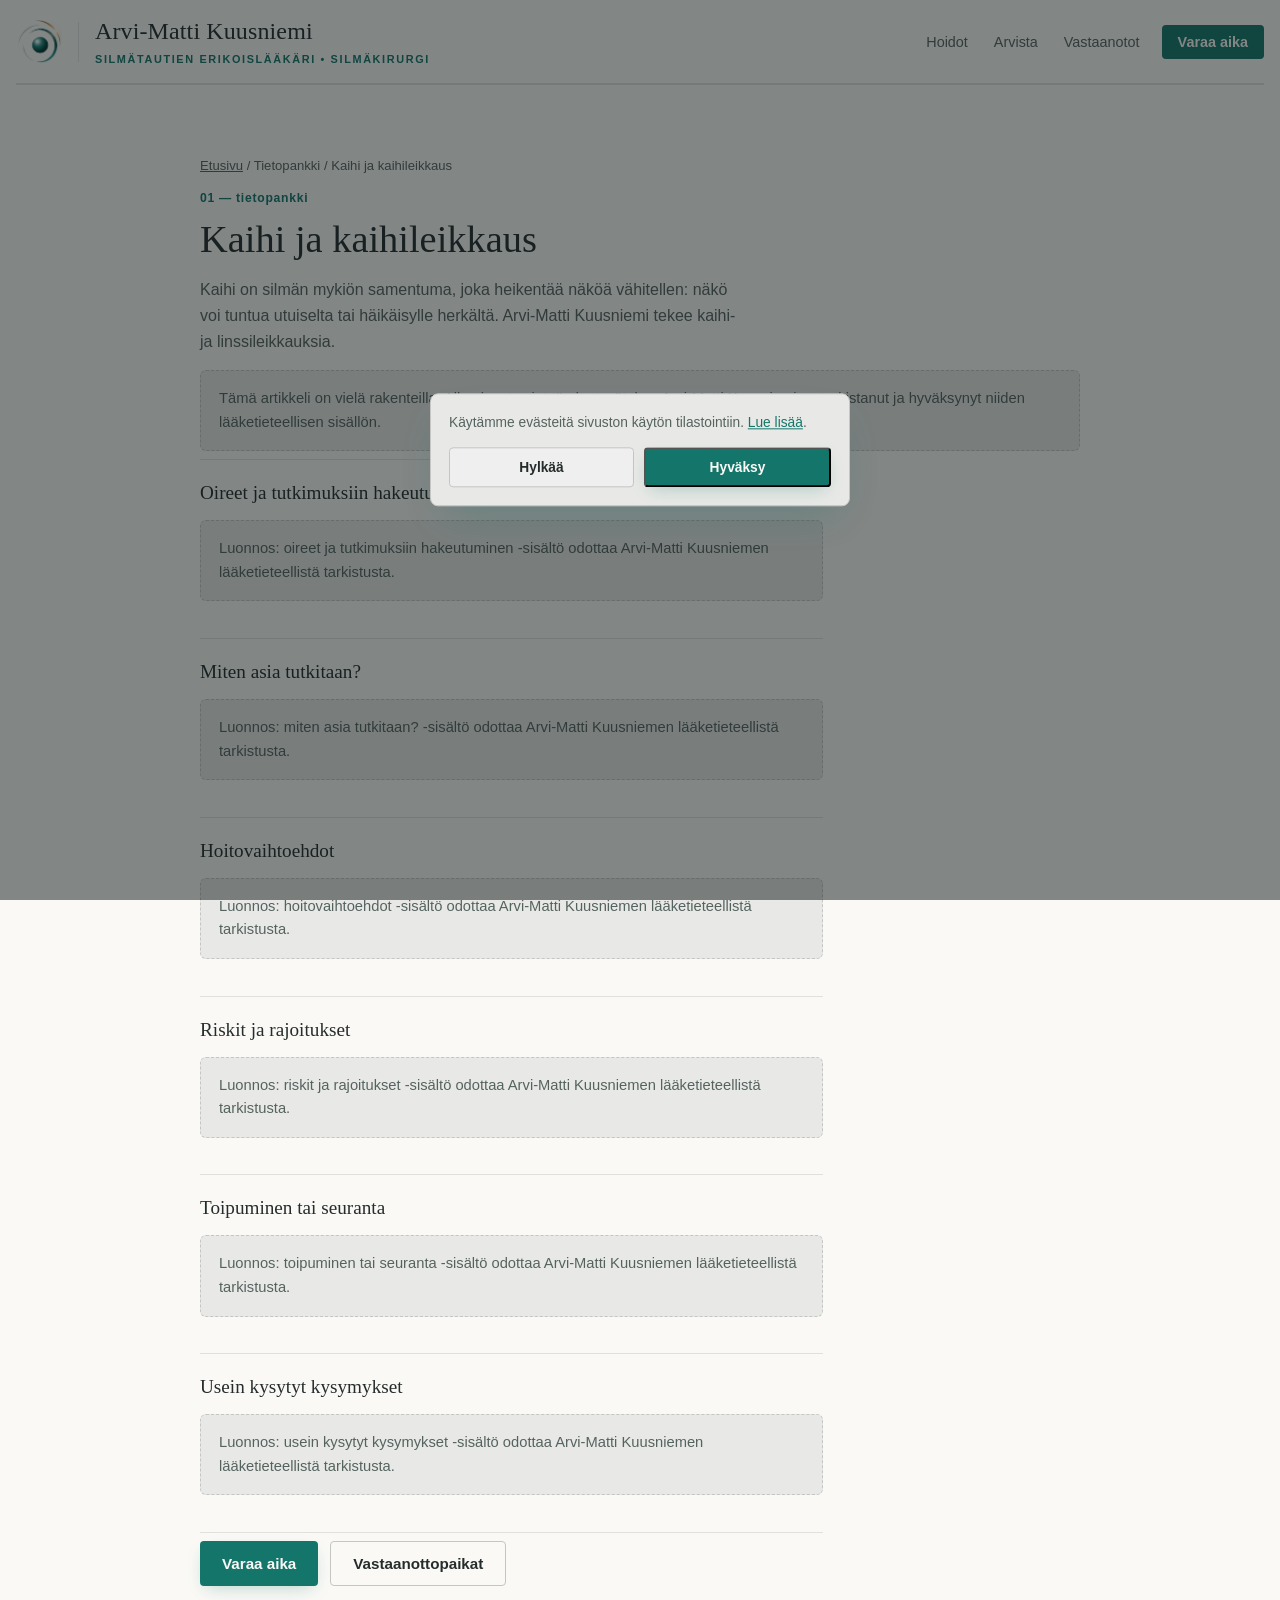
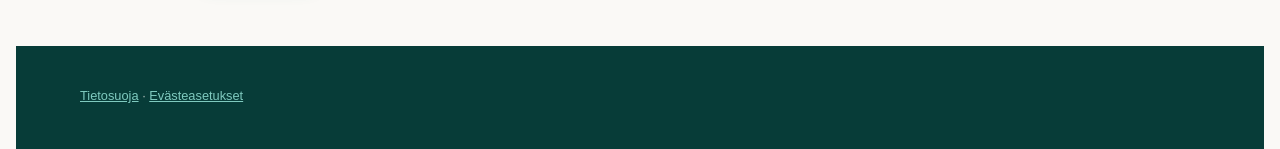
<file: tietopankki/kaihi.html>
<!doctype html>
<html lang="fi">
<head>
<meta charset="UTF-8">
<meta name="viewport" content="width=device-width, initial-scale=1, viewport-fit=cover">
<title>Kaihi ja kaihileikkaus – Arvi-Matti Kuusniemi</title>

<meta name="description" content="Tietoa kaihista ja kaihileikkauksesta. Artikkeli on luonnosvaiheessa.">
<meta name="robots" content="noindex, follow">
<link rel="canonical" href="https://arvimattikuusniemi.fi/tietopankki/kaihi.html">

<meta property="og:type" content="website">
<meta property="og:url" content="https://arvimattikuusniemi.fi/tietopankki/kaihi.html">
<meta property="og:site_name" content="Arvi-Matti Kuusniemi">
<meta property="og:locale" content="fi_FI">
<meta property="og:title" content="Kaihi ja kaihileikkaus – Arvi-Matti Kuusniemi">
<meta property="og:description" content="Tietoa kaihista ja kaihileikkauksesta. Artikkeli on luonnosvaiheessa.">
<meta property="og:image" content="https://arvimattikuusniemi.fi/photos/arvi-vastaanotolla.jpg">
<meta name="twitter:card" content="summary">
<meta name="twitter:title" content="Kaihi ja kaihileikkaus – Arvi-Matti Kuusniemi">
<meta name="twitter:description" content="Tietoa kaihista ja kaihileikkauksesta. Artikkeli on luonnosvaiheessa.">
<meta name="twitter:image" content="https://arvimattikuusniemi.fi/photos/arvi-vastaanotolla.jpg">

<meta name="theme-color" content="#FAF9F6">
<meta name="referrer" content="strict-origin-when-cross-origin">
<meta http-equiv="Content-Security-Policy" content="default-src 'self'; img-src 'self' https://www.google-analytics.com; style-src 'self' https://fonts.googleapis.com; font-src https://fonts.gstatic.com; script-src 'self' https://www.googletagmanager.com; connect-src 'self' https://www.google-analytics.com https://*.google-analytics.com https://*.analytics.google.com https://www.googletagmanager.com; object-src 'none'; base-uri 'self'; form-action 'self'">

<link rel="icon" href="../favicon-48x48.png" sizes="48x48" type="image/png">
<link rel="icon" href="../favicon-32x32.png" sizes="32x32" type="image/png">
<link rel="icon" href="../favicon-16x16.png" sizes="16x16" type="image/png">
<link rel="icon" href="../favicon-192x192.png" sizes="192x192" type="image/png">
<link rel="shortcut icon" href="../favicon.ico">
<link rel="apple-touch-icon" href="../apple-touch-icon.png">
<link rel="manifest" href="../site.webmanifest">

<script type="application/ld+json">
{
  "@context": "https://schema.org",
  "@type": "BreadcrumbList",
  "itemListElement": [
    { "@type": "ListItem", "position": 1, "name": "Etusivu", "item": "https://arvimattikuusniemi.fi/" },
    { "@type": "ListItem", "position": 2, "name": "Kaihi ja kaihileikkaus" }
  ]
}
</script>

<link rel="preconnect" href="https://fonts.googleapis.com">
<link rel="preconnect" href="https://fonts.gstatic.com" crossorigin>
<link rel="stylesheet" href="https://fonts.googleapis.com/css2?family=Newsreader:ital,wght@0,400;0,500;1,400&family=Work+Sans:wght@400;500;600&family=Manrope:wght@500;600;700&display=swap">
<link rel="stylesheet" href="../styles.css">
</head>
<body>
<a class="skip-link" href="#main">Siirry sisältöön</a>

<header class="top">
  <a class="brand" href="../index.html">
    <img class="brand-mark" src="../photos/logo-tunnus.png" alt="Arvi-Matti Kuusniemen tunnus" width="48" height="48">
    <span class="brand-divider" aria-hidden="true"></span>
    <span class="brand-word">
      <span class="brand-name">Arvi-Matti Kuusniemi</span>
      <span class="brand-tag">Silmätautien erikoislääkäri •&nbsp;Silmäkirurgi</span>
    </span>
  </a>
  <nav aria-label="Päävalikko">
    <a href="../index.html#hoidot">Hoidot</a>
    <a href="../index.html#arvista">Arvista</a>
    <a href="../index.html#vastaanotto">Vastaanotot</a>
    <a class="nav-book" href="https://ajanvaraus.silmaasema.fi/Reservation/Calendar?Person=1872&amp;ServiceId=4" target="_blank" rel="noopener noreferrer">Varaa aika</a>
  </nav>
</header>

<main id="main">
  <section>
    <div class="wrap">
      <p class="breadcrumb"><a href="../index.html">Etusivu</a> / Tietopankki / Kaihi ja kaihileikkaus</p>
      <span class="rx">01 — tietopankki</span>
      <h1 class="article-h1">Kaihi ja kaihileikkaus</h1>
      <p class="lede mt-16">Kaihi on silmän mykiön samentuma, joka heikentää näköä vähitellen: näkö voi tuntua utuiselta tai häikäisylle herkältä. Arvi-Matti Kuusniemi tekee kaihi- ja linssileikkauksia.</p>

      <div class="pending">
        Tämä artikkeli on vielä rakenteilla. Alla olevat osiot täydentyvät, kun Arvi-Matti Kuusniemi on tarkistanut ja hyväksynyt niiden lääketieteellisen sisällön.
      </div>

      <div class="article-grid">
        <div class="article-block">
          <h2>Oireet ja tutkimuksiin hakeutuminen</h2>
          <p class="pending">Luonnos: oireet ja tutkimuksiin hakeutuminen -sisältö odottaa Arvi-Matti Kuusniemen lääketieteellistä tarkistusta.</p>
        </div>
        <div class="article-block">
          <h2>Miten asia tutkitaan?</h2>
          <p class="pending">Luonnos: miten asia tutkitaan? -sisältö odottaa Arvi-Matti Kuusniemen lääketieteellistä tarkistusta.</p>
        </div>
        <div class="article-block">
          <h2>Hoitovaihtoehdot</h2>
          <p class="pending">Luonnos: hoitovaihtoehdot -sisältö odottaa Arvi-Matti Kuusniemen lääketieteellistä tarkistusta.</p>
        </div>
        <div class="article-block">
          <h2>Riskit ja rajoitukset</h2>
          <p class="pending">Luonnos: riskit ja rajoitukset -sisältö odottaa Arvi-Matti Kuusniemen lääketieteellistä tarkistusta.</p>
        </div>
        <div class="article-block">
          <h2>Toipuminen tai seuranta</h2>
          <p class="pending">Luonnos: toipuminen tai seuranta -sisältö odottaa Arvi-Matti Kuusniemen lääketieteellistä tarkistusta.</p>
        </div>
        <div class="article-block">
          <h2>Usein kysytyt kysymykset</h2>
          <p class="pending">Luonnos: usein kysytyt kysymykset -sisältö odottaa Arvi-Matti Kuusniemen lääketieteellistä tarkistusta.</p>
        </div>
      </div>

      <div class="cta-row cta-row-tight">
        <a class="btn btn-primary" href="https://ajanvaraus.silmaasema.fi/Reservation/Calendar?Person=1872&amp;ServiceId=4" target="_blank" rel="noopener noreferrer">Varaa aika</a>
        <a class="btn btn-ghost" href="../index.html#vastaanotto">Vastaanottopaikat</a>
      </div>
    </div>
  </section>
</main>

<footer>
  <div class="wrap-wide">
    <p class="footer-legal"><a href="../tietosuoja.html">Tietosuoja</a> · <a href="#" class="cookie-manage-link">Evästeasetukset</a></p>
  </div>
</footer>

<div class="mobile-book">
  <a class="btn btn-primary" href="https://ajanvaraus.silmaasema.fi/Reservation/Calendar?Person=1872&amp;ServiceId=4" target="_blank" rel="noopener noreferrer">Varaa aika</a>
</div>

<div id="cookie-consent" class="cookie-consent" hidden role="region" aria-label="Evästeasetukset">
  <p>Käytämme evästeitä sivuston käytön tilastointiin. <a href="../tietosuoja.html">Lue lisää</a>.</p>
  <div class="cookie-consent-actions">
    <button type="button" id="cookie-decline" class="btn btn-ghost">Hylkää</button>
    <button type="button" id="cookie-accept" class="btn btn-primary">Hyväksy</button>
  </div>
  <p id="cookie-status" class="cookie-status"></p>
</div>

<script src="../script.js"></script>
<script src="../consent.js"></script>
</body>
</html>
</file>
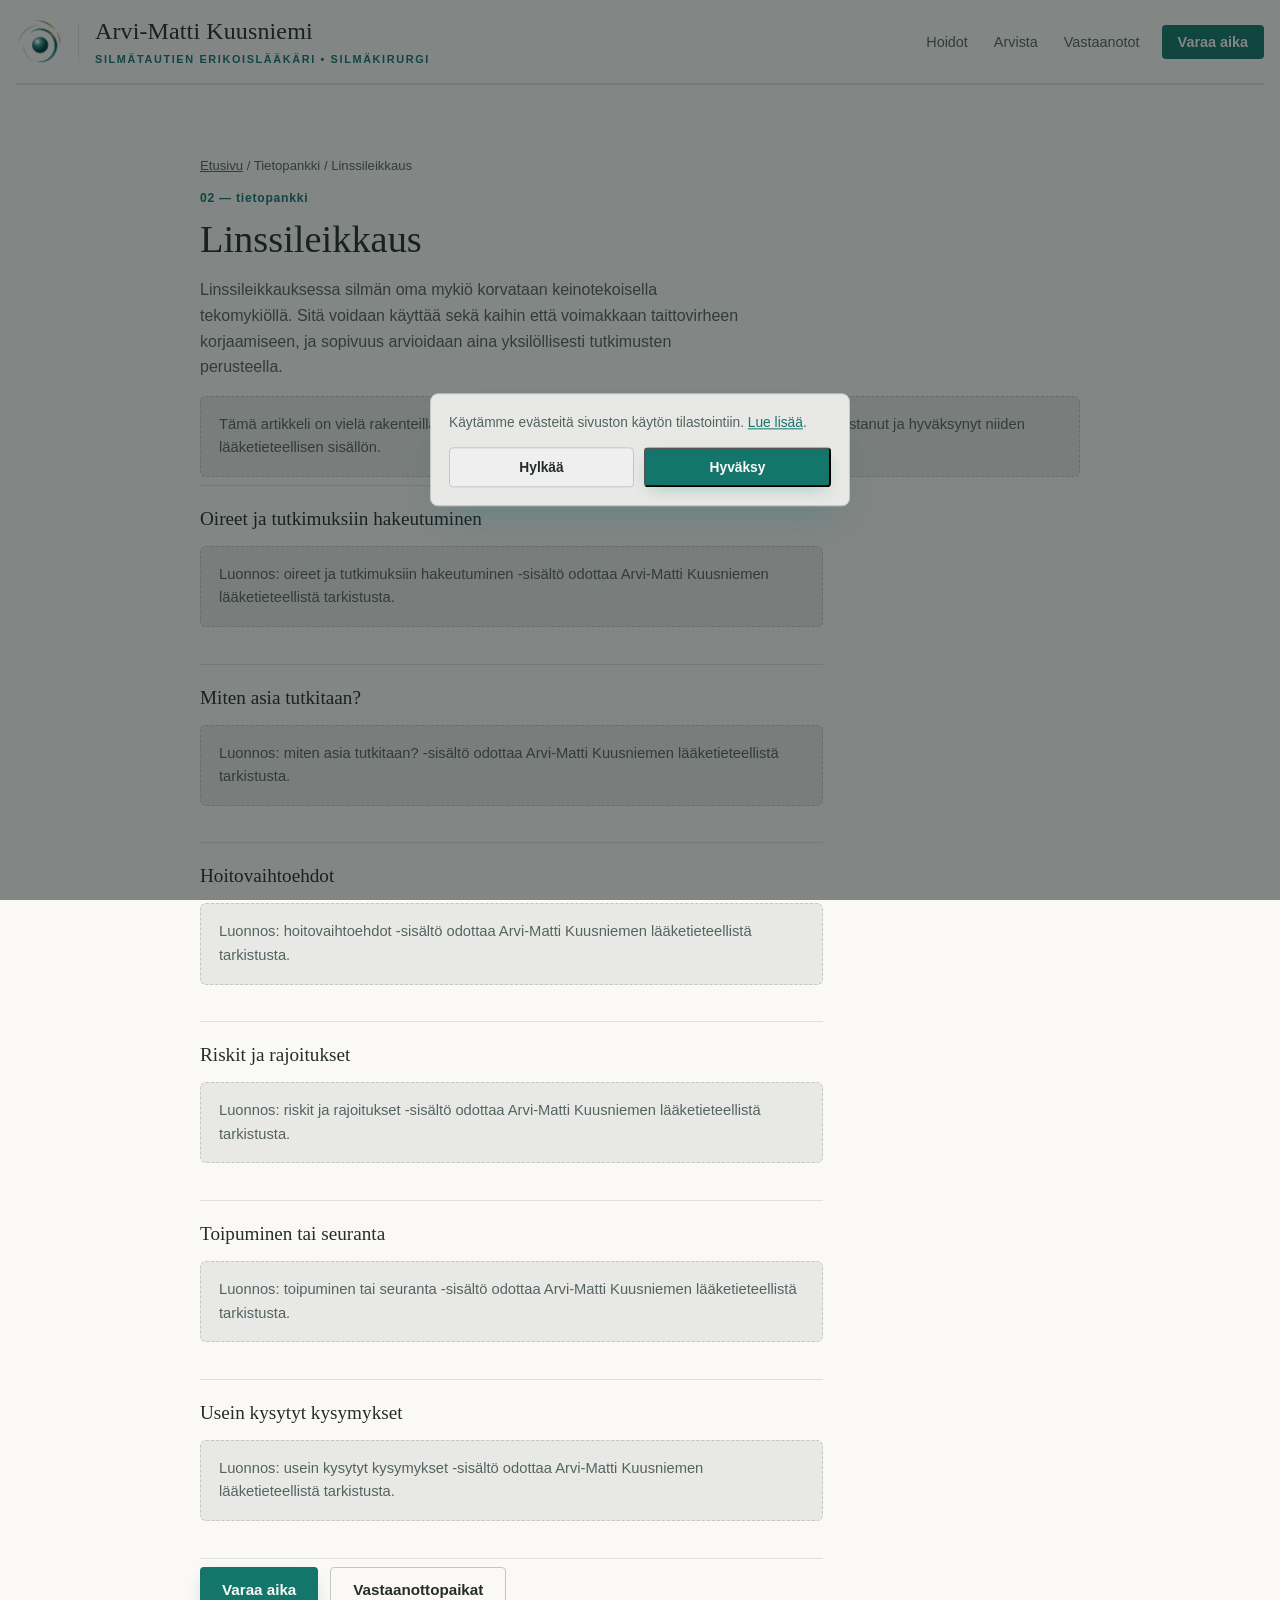
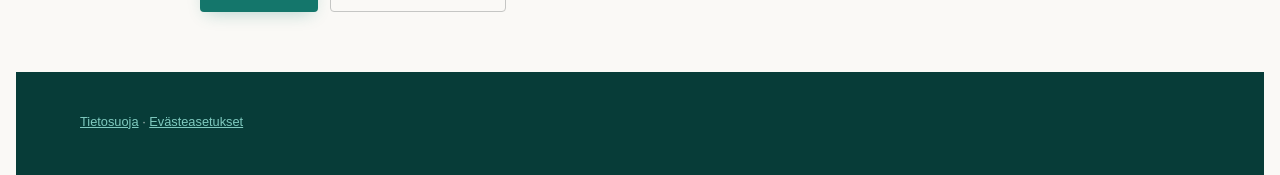
<file: tietopankki/linssileikkaus.html>
<!doctype html>
<html lang="fi">
<head>
<meta charset="UTF-8">
<meta name="viewport" content="width=device-width, initial-scale=1, viewport-fit=cover">
<title>Linssileikkaus – Arvi-Matti Kuusniemi</title>

<meta name="description" content="Tietoa linssileikkauksesta taittovirheen ja kaihin korjaamisessa. Artikkeli on luonnosvaiheessa.">
<meta name="robots" content="noindex, follow">
<link rel="canonical" href="https://arvimattikuusniemi.fi/tietopankki/linssileikkaus.html">

<meta property="og:type" content="website">
<meta property="og:url" content="https://arvimattikuusniemi.fi/tietopankki/linssileikkaus.html">
<meta property="og:site_name" content="Arvi-Matti Kuusniemi">
<meta property="og:locale" content="fi_FI">
<meta property="og:title" content="Linssileikkaus – Arvi-Matti Kuusniemi">
<meta property="og:description" content="Tietoa linssileikkauksesta taittovirheen ja kaihin korjaamisessa. Artikkeli on luonnosvaiheessa.">
<meta property="og:image" content="https://arvimattikuusniemi.fi/photos/arvi-vastaanotolla.jpg">
<meta name="twitter:card" content="summary">
<meta name="twitter:title" content="Linssileikkaus – Arvi-Matti Kuusniemi">
<meta name="twitter:description" content="Tietoa linssileikkauksesta taittovirheen ja kaihin korjaamisessa. Artikkeli on luonnosvaiheessa.">
<meta name="twitter:image" content="https://arvimattikuusniemi.fi/photos/arvi-vastaanotolla.jpg">

<meta name="theme-color" content="#FAF9F6">
<meta name="referrer" content="strict-origin-when-cross-origin">
<meta http-equiv="Content-Security-Policy" content="default-src 'self'; img-src 'self' https://www.google-analytics.com; style-src 'self' https://fonts.googleapis.com; font-src https://fonts.gstatic.com; script-src 'self' https://www.googletagmanager.com; connect-src 'self' https://www.google-analytics.com https://*.google-analytics.com https://*.analytics.google.com https://www.googletagmanager.com; object-src 'none'; base-uri 'self'; form-action 'self'">

<link rel="icon" href="../favicon-48x48.png" sizes="48x48" type="image/png">
<link rel="icon" href="../favicon-32x32.png" sizes="32x32" type="image/png">
<link rel="icon" href="../favicon-16x16.png" sizes="16x16" type="image/png">
<link rel="icon" href="../favicon-192x192.png" sizes="192x192" type="image/png">
<link rel="shortcut icon" href="../favicon.ico">
<link rel="apple-touch-icon" href="../apple-touch-icon.png">
<link rel="manifest" href="../site.webmanifest">

<script type="application/ld+json">
{
  "@context": "https://schema.org",
  "@type": "BreadcrumbList",
  "itemListElement": [
    { "@type": "ListItem", "position": 1, "name": "Etusivu", "item": "https://arvimattikuusniemi.fi/" },
    { "@type": "ListItem", "position": 2, "name": "Linssileikkaus" }
  ]
}
</script>

<link rel="preconnect" href="https://fonts.googleapis.com">
<link rel="preconnect" href="https://fonts.gstatic.com" crossorigin>
<link rel="stylesheet" href="https://fonts.googleapis.com/css2?family=Newsreader:ital,wght@0,400;0,500;1,400&family=Work+Sans:wght@400;500;600&family=Manrope:wght@500;600;700&display=swap">
<link rel="stylesheet" href="../styles.css">
</head>
<body>
<a class="skip-link" href="#main">Siirry sisältöön</a>

<header class="top">
  <a class="brand" href="../index.html">
    <img class="brand-mark" src="../photos/logo-tunnus.png" alt="Arvi-Matti Kuusniemen tunnus" width="48" height="48">
    <span class="brand-divider" aria-hidden="true"></span>
    <span class="brand-word">
      <span class="brand-name">Arvi-Matti Kuusniemi</span>
      <span class="brand-tag">Silmätautien erikoislääkäri •&nbsp;Silmäkirurgi</span>
    </span>
  </a>
  <nav aria-label="Päävalikko">
    <a href="../index.html#hoidot">Hoidot</a>
    <a href="../index.html#arvista">Arvista</a>
    <a href="../index.html#vastaanotto">Vastaanotot</a>
    <a class="nav-book" href="https://ajanvaraus.silmaasema.fi/Reservation/Calendar?Person=1872&amp;ServiceId=4" target="_blank" rel="noopener noreferrer">Varaa aika</a>
  </nav>
</header>

<main id="main">
  <section>
    <div class="wrap">
      <p class="breadcrumb"><a href="../index.html">Etusivu</a> / Tietopankki / Linssileikkaus</p>
      <span class="rx">02 — tietopankki</span>
      <h1 class="article-h1">Linssileikkaus</h1>
      <p class="lede mt-16">Linssileikkauksessa silmän oma mykiö korvataan keinotekoisella tekomykiöllä. Sitä voidaan käyttää sekä kaihin että voimakkaan taittovirheen korjaamiseen, ja sopivuus arvioidaan aina yksilöllisesti tutkimusten perusteella.</p>

      <div class="pending">
        Tämä artikkeli on vielä rakenteilla. Alla olevat osiot täydentyvät, kun Arvi-Matti Kuusniemi on tarkistanut ja hyväksynyt niiden lääketieteellisen sisällön.
      </div>

      <div class="article-grid">
        <div class="article-block">
          <h2>Oireet ja tutkimuksiin hakeutuminen</h2>
          <p class="pending">Luonnos: oireet ja tutkimuksiin hakeutuminen -sisältö odottaa Arvi-Matti Kuusniemen lääketieteellistä tarkistusta.</p>
        </div>
        <div class="article-block">
          <h2>Miten asia tutkitaan?</h2>
          <p class="pending">Luonnos: miten asia tutkitaan? -sisältö odottaa Arvi-Matti Kuusniemen lääketieteellistä tarkistusta.</p>
        </div>
        <div class="article-block">
          <h2>Hoitovaihtoehdot</h2>
          <p class="pending">Luonnos: hoitovaihtoehdot -sisältö odottaa Arvi-Matti Kuusniemen lääketieteellistä tarkistusta.</p>
        </div>
        <div class="article-block">
          <h2>Riskit ja rajoitukset</h2>
          <p class="pending">Luonnos: riskit ja rajoitukset -sisältö odottaa Arvi-Matti Kuusniemen lääketieteellistä tarkistusta.</p>
        </div>
        <div class="article-block">
          <h2>Toipuminen tai seuranta</h2>
          <p class="pending">Luonnos: toipuminen tai seuranta -sisältö odottaa Arvi-Matti Kuusniemen lääketieteellistä tarkistusta.</p>
        </div>
        <div class="article-block">
          <h2>Usein kysytyt kysymykset</h2>
          <p class="pending">Luonnos: usein kysytyt kysymykset -sisältö odottaa Arvi-Matti Kuusniemen lääketieteellistä tarkistusta.</p>
        </div>
      </div>

      <div class="cta-row cta-row-tight">
        <a class="btn btn-primary" href="https://ajanvaraus.silmaasema.fi/Reservation/Calendar?Person=1872&amp;ServiceId=4" target="_blank" rel="noopener noreferrer">Varaa aika</a>
        <a class="btn btn-ghost" href="../index.html#vastaanotto">Vastaanottopaikat</a>
      </div>
    </div>
  </section>
</main>

<footer>
  <div class="wrap-wide">
    <p class="footer-legal"><a href="../tietosuoja.html">Tietosuoja</a> · <a href="#" class="cookie-manage-link">Evästeasetukset</a></p>
  </div>
</footer>

<div class="mobile-book">
  <a class="btn btn-primary" href="https://ajanvaraus.silmaasema.fi/Reservation/Calendar?Person=1872&amp;ServiceId=4" target="_blank" rel="noopener noreferrer">Varaa aika</a>
</div>

<div id="cookie-consent" class="cookie-consent" hidden role="region" aria-label="Evästeasetukset">
  <p>Käytämme evästeitä sivuston käytön tilastointiin. <a href="../tietosuoja.html">Lue lisää</a>.</p>
  <div class="cookie-consent-actions">
    <button type="button" id="cookie-decline" class="btn btn-ghost">Hylkää</button>
    <button type="button" id="cookie-accept" class="btn btn-primary">Hyväksy</button>
  </div>
  <p id="cookie-status" class="cookie-status"></p>
</div>

<script src="../script.js"></script>
<script src="../consent.js"></script>
</body>
</html>
</file>
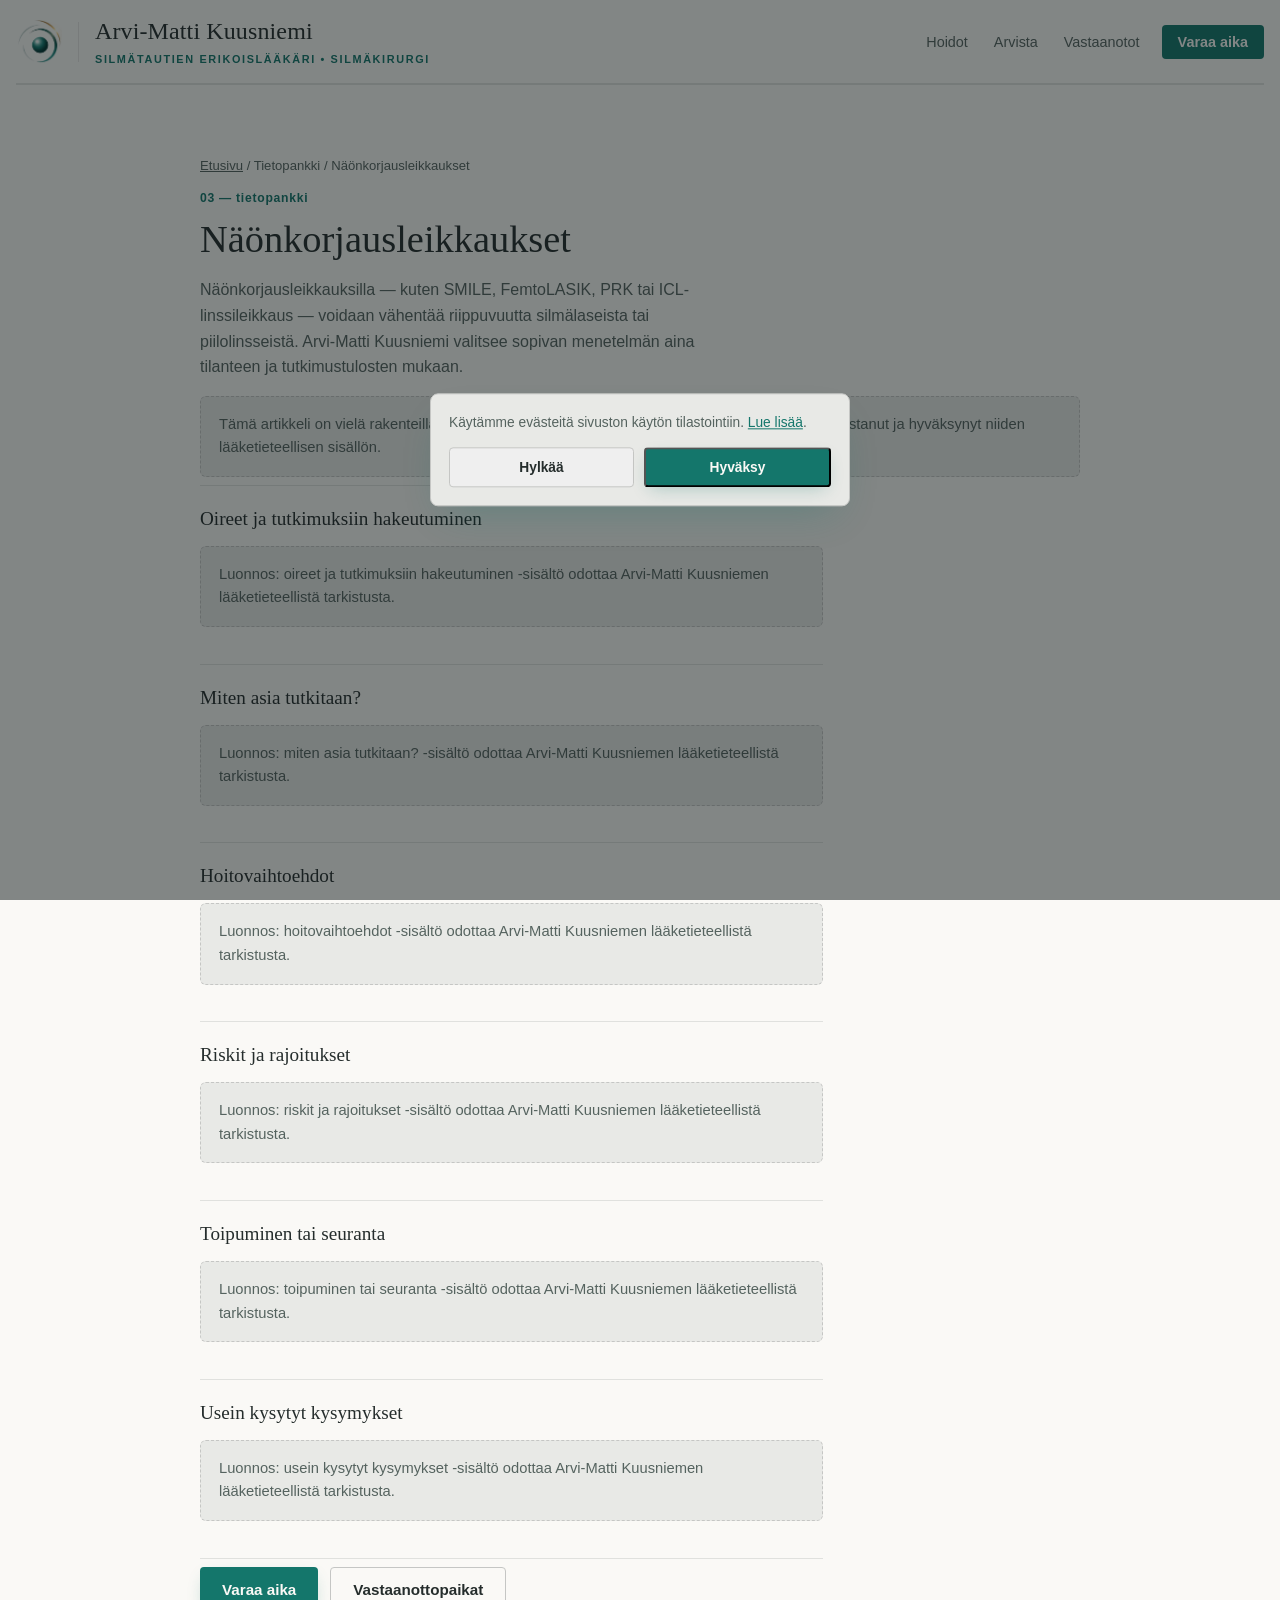
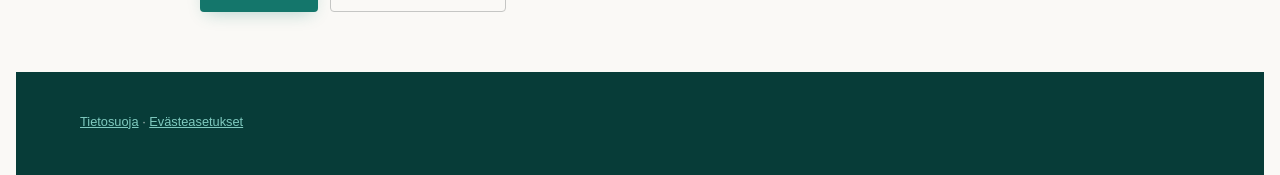
<file: tietopankki/naonkorjaus.html>
<!doctype html>
<html lang="fi">
<head>
<meta charset="UTF-8">
<meta name="viewport" content="width=device-width, initial-scale=1, viewport-fit=cover">
<title>Näönkorjausleikkaukset – Arvi-Matti Kuusniemi</title>

<meta name="description" content="Tietoa näönkorjausleikkauksista (SMILE, FemtoLASIK, PRK, ICL). Artikkeli on luonnosvaiheessa.">
<meta name="robots" content="noindex, follow">
<link rel="canonical" href="https://arvimattikuusniemi.fi/tietopankki/naonkorjaus.html">

<meta property="og:type" content="website">
<meta property="og:url" content="https://arvimattikuusniemi.fi/tietopankki/naonkorjaus.html">
<meta property="og:site_name" content="Arvi-Matti Kuusniemi">
<meta property="og:locale" content="fi_FI">
<meta property="og:title" content="Näönkorjausleikkaukset – Arvi-Matti Kuusniemi">
<meta property="og:description" content="Tietoa näönkorjausleikkauksista (SMILE, FemtoLASIK, PRK, ICL). Artikkeli on luonnosvaiheessa.">
<meta property="og:image" content="https://arvimattikuusniemi.fi/photos/arvi-vastaanotolla.jpg">
<meta name="twitter:card" content="summary">
<meta name="twitter:title" content="Näönkorjausleikkaukset – Arvi-Matti Kuusniemi">
<meta name="twitter:description" content="Tietoa näönkorjausleikkauksista (SMILE, FemtoLASIK, PRK, ICL). Artikkeli on luonnosvaiheessa.">
<meta name="twitter:image" content="https://arvimattikuusniemi.fi/photos/arvi-vastaanotolla.jpg">

<meta name="theme-color" content="#FAF9F6">
<meta name="referrer" content="strict-origin-when-cross-origin">
<meta http-equiv="Content-Security-Policy" content="default-src 'self'; img-src 'self' https://www.google-analytics.com; style-src 'self' https://fonts.googleapis.com; font-src https://fonts.gstatic.com; script-src 'self' https://www.googletagmanager.com; connect-src 'self' https://www.google-analytics.com https://*.google-analytics.com https://*.analytics.google.com https://www.googletagmanager.com; object-src 'none'; base-uri 'self'; form-action 'self'">

<link rel="icon" href="../favicon-48x48.png" sizes="48x48" type="image/png">
<link rel="icon" href="../favicon-32x32.png" sizes="32x32" type="image/png">
<link rel="icon" href="../favicon-16x16.png" sizes="16x16" type="image/png">
<link rel="icon" href="../favicon-192x192.png" sizes="192x192" type="image/png">
<link rel="shortcut icon" href="../favicon.ico">
<link rel="apple-touch-icon" href="../apple-touch-icon.png">
<link rel="manifest" href="../site.webmanifest">

<script type="application/ld+json">
{
  "@context": "https://schema.org",
  "@type": "BreadcrumbList",
  "itemListElement": [
    { "@type": "ListItem", "position": 1, "name": "Etusivu", "item": "https://arvimattikuusniemi.fi/" },
    { "@type": "ListItem", "position": 2, "name": "Näönkorjausleikkaukset" }
  ]
}
</script>

<link rel="preconnect" href="https://fonts.googleapis.com">
<link rel="preconnect" href="https://fonts.gstatic.com" crossorigin>
<link rel="stylesheet" href="https://fonts.googleapis.com/css2?family=Newsreader:ital,wght@0,400;0,500;1,400&family=Work+Sans:wght@400;500;600&family=Manrope:wght@500;600;700&display=swap">
<link rel="stylesheet" href="../styles.css">
</head>
<body>
<a class="skip-link" href="#main">Siirry sisältöön</a>

<header class="top">
  <a class="brand" href="../index.html">
    <img class="brand-mark" src="../photos/logo-tunnus.png" alt="Arvi-Matti Kuusniemen tunnus" width="48" height="48">
    <span class="brand-divider" aria-hidden="true"></span>
    <span class="brand-word">
      <span class="brand-name">Arvi-Matti Kuusniemi</span>
      <span class="brand-tag">Silmätautien erikoislääkäri •&nbsp;Silmäkirurgi</span>
    </span>
  </a>
  <nav aria-label="Päävalikko">
    <a href="../index.html#hoidot">Hoidot</a>
    <a href="../index.html#arvista">Arvista</a>
    <a href="../index.html#vastaanotto">Vastaanotot</a>
    <a class="nav-book" href="https://ajanvaraus.silmaasema.fi/Reservation/Calendar?Person=1872&amp;ServiceId=4" target="_blank" rel="noopener noreferrer">Varaa aika</a>
  </nav>
</header>

<main id="main">
  <section>
    <div class="wrap">
      <p class="breadcrumb"><a href="../index.html">Etusivu</a> / Tietopankki / Näönkorjausleikkaukset</p>
      <span class="rx">03 — tietopankki</span>
      <h1 class="article-h1">Näönkorjausleikkaukset</h1>
      <p class="lede mt-16">Näönkorjausleikkauksilla — kuten SMILE, FemtoLASIK, PRK tai ICL-linssileikkaus — voidaan vähentää riippuvuutta silmälaseista tai piilolinsseistä. Arvi-Matti Kuusniemi valitsee sopivan menetelmän aina tilanteen ja tutkimustulosten mukaan.</p>

      <div class="pending">
        Tämä artikkeli on vielä rakenteilla. Alla olevat osiot täydentyvät, kun Arvi-Matti Kuusniemi on tarkistanut ja hyväksynyt niiden lääketieteellisen sisällön.
      </div>

      <div class="article-grid">
        <div class="article-block">
          <h2>Oireet ja tutkimuksiin hakeutuminen</h2>
          <p class="pending">Luonnos: oireet ja tutkimuksiin hakeutuminen -sisältö odottaa Arvi-Matti Kuusniemen lääketieteellistä tarkistusta.</p>
        </div>
        <div class="article-block">
          <h2>Miten asia tutkitaan?</h2>
          <p class="pending">Luonnos: miten asia tutkitaan? -sisältö odottaa Arvi-Matti Kuusniemen lääketieteellistä tarkistusta.</p>
        </div>
        <div class="article-block">
          <h2>Hoitovaihtoehdot</h2>
          <p class="pending">Luonnos: hoitovaihtoehdot -sisältö odottaa Arvi-Matti Kuusniemen lääketieteellistä tarkistusta.</p>
        </div>
        <div class="article-block">
          <h2>Riskit ja rajoitukset</h2>
          <p class="pending">Luonnos: riskit ja rajoitukset -sisältö odottaa Arvi-Matti Kuusniemen lääketieteellistä tarkistusta.</p>
        </div>
        <div class="article-block">
          <h2>Toipuminen tai seuranta</h2>
          <p class="pending">Luonnos: toipuminen tai seuranta -sisältö odottaa Arvi-Matti Kuusniemen lääketieteellistä tarkistusta.</p>
        </div>
        <div class="article-block">
          <h2>Usein kysytyt kysymykset</h2>
          <p class="pending">Luonnos: usein kysytyt kysymykset -sisältö odottaa Arvi-Matti Kuusniemen lääketieteellistä tarkistusta.</p>
        </div>
      </div>

      <div class="cta-row cta-row-tight">
        <a class="btn btn-primary" href="https://ajanvaraus.silmaasema.fi/Reservation/Calendar?Person=1872&amp;ServiceId=4" target="_blank" rel="noopener noreferrer">Varaa aika</a>
        <a class="btn btn-ghost" href="../index.html#vastaanotto">Vastaanottopaikat</a>
      </div>
    </div>
  </section>
</main>

<footer>
  <div class="wrap-wide">
    <p class="footer-legal"><a href="../tietosuoja.html">Tietosuoja</a> · <a href="#" class="cookie-manage-link">Evästeasetukset</a></p>
  </div>
</footer>

<div class="mobile-book">
  <a class="btn btn-primary" href="https://ajanvaraus.silmaasema.fi/Reservation/Calendar?Person=1872&amp;ServiceId=4" target="_blank" rel="noopener noreferrer">Varaa aika</a>
</div>

<div id="cookie-consent" class="cookie-consent" hidden role="region" aria-label="Evästeasetukset">
  <p>Käytämme evästeitä sivuston käytön tilastointiin. <a href="../tietosuoja.html">Lue lisää</a>.</p>
  <div class="cookie-consent-actions">
    <button type="button" id="cookie-decline" class="btn btn-ghost">Hylkää</button>
    <button type="button" id="cookie-accept" class="btn btn-primary">Hyväksy</button>
  </div>
  <p id="cookie-status" class="cookie-status"></p>
</div>

<script src="../script.js"></script>
<script src="../consent.js"></script>
</body>
</html>
</file>
<file: styles.css>
/*
  Layout concept: a diopter scale. A thin horizontal ruled line runs the
  length of the page like the markings on a trial-lens gauge; the career
  timeline reads as tick marks along it, and section labels borrow the
  notation of a refraction prescription (OD/OS/SPH/CYL/ADD) rather than
  generic numbering — the same notation repeats in the header nav, so the
  two-letter codes double as a wayfinding index across the whole site.
*/
:root{
  --bg:#FAF9F6;
  --surface:#ffffff;
  --surface-tint:#E8E9E6;
  --ink:#252D2C;
  --muted:#55635F;
  --accent:#14766B;
  --accent-soft:#dcebe8;
  --accent-ink:#FAF9F6;
  --line:#e0e1de;
  --line-strong:#c5c6c4;
  --gold:#C79B42;
  --shadow-btn: rgba(20,118,107,.32);
  --shadow-photo: rgba(7,60,56,.28);
  /* dark-section tokens — used only by .arvista-intro, the mobile hoidot cards and footer, never globally */
  --dark-petrol:#073C38;
  --on-dark-ink:#FAF9F6;
  --on-dark-muted:#aebdb9;
  --on-dark-accent:#7fcabf;
  color-scheme: light;
}

*{box-sizing:border-box;}
html,body{ margin:0; padding:0; }
body{
  background:var(--bg);
  color:var(--ink);
  font-family:"Work Sans", "Segoe UI", sans-serif;
  padding-left:max(16px, env(safe-area-inset-left,0px));
  padding-right:max(16px, env(safe-area-inset-right,0px));
}
h1,h2,h3{
  font-family:"Newsreader", "Iowan Old Style", Georgia, serif;
  font-weight:500;
  text-wrap:balance;
  margin:0;
}
.mono{ font-family:"Manrope", ui-sans-serif, sans-serif; font-weight:700; font-variant-numeric: tabular-nums; }

a{ color:var(--accent); }
a, button, [role="button"]{ cursor:pointer; }

:focus-visible{ outline:2px solid var(--accent); outline-offset:3px; }

.skip-link{
  position:absolute; left:16px; top:-48px; z-index:100;
  background:var(--accent); color:var(--accent-ink);
  padding:10px 16px; border-radius:4px; text-decoration:none; font-weight:600;
  transition:top .15s ease;
}
.skip-link:focus{ top:16px; }

.wrap{ max-width:880px; margin:0 auto; }
.wrap-wide{ max-width:1120px; margin:0 auto; }

/* ---------- header ---------- */
header.top{
  position:sticky; top:0; z-index:40; background:var(--bg);
  display:flex; flex-wrap:wrap; justify-content:space-between; align-items:center;
  gap:12px; padding-block:18px; border-bottom:1px solid var(--line);
}
header.top .brand{
  display:flex; align-items:center; gap:16px;
  text-decoration:none; color:var(--ink);
}
header.top .brand-mark{ width:46px; height:46px; flex:none; object-fit:contain; display:block; }
.brand-divider{ width:1px; height:40px; background:var(--line-strong); opacity:.4; flex:none; }
.brand-word{ display:flex; flex-direction:column; justify-content:center; line-height:1.15; }
.brand-name{
  font-family:"Newsreader", Georgia, serif; font-weight:500; font-style:normal;
  font-size:1.5rem; letter-spacing:.005em; color:var(--ink);
}
.brand-tag{
  font-family:"Manrope", sans-serif; font-weight:700; font-size:.68rem; letter-spacing:.15em;
  text-transform:uppercase; color:var(--accent); margin-top:7px;
}
@media (max-width:560px){
  header.top .brand-mark{ width:36px; height:36px; }
  .brand-divider{ height:30px; }
  .brand-name{ font-size:1.18rem; }
  .brand-tag{ font-size:.58rem; letter-spacing:.12em; margin-top:5px; }
}
header.top nav{ display:flex; flex-wrap:wrap; align-items:center; }
header.top nav a{
  display:inline-block; color:var(--muted); text-decoration:none; font-size:.9rem;
  margin-left:18px; padding:10px 4px;
}
header.top nav a:first-child{ margin-left:0; }
header.top nav a:hover{ color:var(--accent); }
header.top nav a.nav-book{
  margin-left:18px; background:var(--accent); color:var(--accent-ink);
  border-radius:4px; padding:9px 16px; font-weight:600;
}
header.top nav a.nav-book:hover{ color:var(--accent-ink); opacity:.92; }
@media (max-width:760px){
  header.top nav a.nav-book{ display:none; }
}

/* ---------- hero ---------- */
.hero{ position:relative; overflow:hidden; padding-block:56px 48px; }
.hero::before{
  content:""; position:absolute; top:-170px; right:-190px; width:540px; height:540px;
  background:radial-gradient(circle, var(--accent-soft) 0%, transparent 68%);
  pointer-events:none;
}
.hero-grid{ position:relative; z-index:1; display:grid; grid-template-columns: minmax(0,1fr) minmax(0,1.05fr); gap:48px; align-items:center; }
@media (max-width:860px){ .hero-grid{ grid-template-columns:minmax(0,1fr); } }
.hero h1{ font-size:clamp(2.3rem, 4.8vw, 3.9rem); line-height:1.07; max-width:13ch; }
.hero .role{ color:var(--muted); font-size:1.08rem; margin-top:16px; max-width:52ch; line-height:1.6; }
.badges{ display:flex; flex-wrap:wrap; gap:8px; margin-top:22px; }
.badge{
  font-family:"Manrope", sans-serif; font-weight:700; font-size:.74rem; letter-spacing:.03em;
  border:1px solid var(--line); border-radius:999px; padding:5px 12px; color:var(--muted);
}
.cta-row{ display:flex; flex-wrap:wrap; gap:12px; margin-top:28px; }
.btn{
  display:inline-flex; align-items:center; gap:8px; min-height:44px;
  padding:13px 22px; border-radius:4px; font-size:.95rem; text-decoration:none;
  font-weight:600;
}
.btn-primary{ background:var(--accent); color:var(--accent-ink); box-shadow:0 6px 18px -6px var(--shadow-btn); }
.btn-ghost{ border:1px solid var(--line-strong); color:var(--ink); }

/* ---------- portrait ---------- */
.portrait{ position:relative; width:400px; height:500px; justify-self:center; max-width:100%; }
.portrait svg{ position:absolute; inset:-28px; width:calc(100% + 56px); height:calc(100% + 56px); pointer-events:none; }
.portrait img{
  position:absolute; inset:0; width:100%; height:100%;
  border-radius:16px; object-fit:cover; border:1px solid var(--line-strong);
  box-shadow:0 24px 54px -16px var(--shadow-photo);
}
@media (max-width:860px){ .portrait{ width:300px; height:375px; } }
@media (max-width:420px){ .portrait{ width:240px; height:300px; } }

section{ padding-block:60px; border-top:1px solid var(--line); }
@media (max-width:720px){ section{ padding-block:40px; } }
.rx{
  font-family:"Manrope", sans-serif; font-weight:700; font-size:.76rem; letter-spacing:.06em;
  color:var(--accent); margin-bottom:12px; display:block;
}
section h2{ font-size:clamp(1.7rem,2.9vw,2.35rem); margin-bottom:18px; }
.lede{ color:var(--muted); max-width:62ch; line-height:1.6; }

blockquote{
  margin:0; padding-left:18px; border-left:2px solid var(--accent);
  font-family:"Newsreader", Georgia, serif; font-style:italic; font-size:1.08rem;
  line-height:1.6; color:var(--ink);
}

/* ---------- Arvista: merged intro + merits, dark petrol section ---------- */
.arvista-intro{
  position:relative; overflow:hidden; background:var(--dark-petrol); color:var(--on-dark-ink);
  border-top:none;
}
.arvista-intro .rx{ color:var(--on-dark-accent); }
.arvista-intro h2{ color:var(--on-dark-ink); font-size:clamp(1.5rem,2.2vw,2rem); }
.arvista-intro .lede{ color:var(--on-dark-muted); }
.arvista-intro blockquote{ border-left-color:var(--gold); color:var(--on-dark-ink); margin-top:24px; }
.gold-rule{ display:block; width:44px; height:3px; background:var(--gold); border-radius:2px; margin:10px 0 20px; }
.arvista-grid{ position:relative; z-index:1; display:grid; grid-template-columns:minmax(0,.9fr) minmax(0,1.1fr); gap:56px; align-items:start; }
@media (max-width:860px){ .arvista-grid{ grid-template-columns:minmax(0,1fr); gap:32px; } }
.arvista-photo{ position:relative; margin-top:8px; max-width:440px; margin-left:auto; }
@media (max-width:860px){ .arvista-photo{ margin-top:0; max-width:360px; margin-left:auto; margin-right:auto; } }
.arvista-photo img{
  display:block; width:100%; height:auto; aspect-ratio:1/1; object-fit:cover; object-position:50% 85%;
  border-radius:16px; box-shadow:0 24px 56px rgba(0,0,0,.45);
}
.arvista-watermark{
  position:absolute; top:-120px; right:-110px; width:520px; height:520px;
  object-fit:contain; opacity:.14; pointer-events:none; z-index:0;
}
@media (max-width:720px){ .arvista-watermark{ width:260px; height:260px; top:-50px; right:-80px; opacity:.16; } }
.arvista-intro .badges{ position:relative; z-index:1; }
.arvista-intro .badge{ border-color:rgba(250,249,246,.3); color:var(--on-dark-ink); }

/* ---------- hoidot section background ---------- */
#hoidot{ background:var(--surface-tint); }

/* ---------- treatment cards ---------- */
.paths-intro{ margin-bottom:8px; }
.hoidot-grid{ display:grid; grid-template-columns:repeat(3,minmax(0,1fr)); gap:32px; margin-top:36px; }
@media (max-width:900px){ .hoidot-grid{ grid-template-columns:minmax(0,1fr); gap:14px; } }
@media (max-width:720px){ .hoidot-sub{ margin-top:32px; } }

.hoidot-card{
  background:var(--surface); border:1px solid var(--line); border-radius:10px; overflow:hidden; min-width:0;
  display:grid; grid-template-columns:1fr; grid-template-areas:"img" "title" "text";
}
.hoidot-card-img{ grid-area:img; display:block; width:100%; height:auto; aspect-ratio:4/3; object-fit:cover; }
.hoidot-card h3{ grid-area:title; font-size:clamp(1.15rem,1.6vw,1.35rem); line-height:1.25; margin:18px 20px 8px; }
.hoidot-card p{ grid-area:text; color:var(--muted); line-height:1.6; font-size:.95rem; margin:0 20px 22px; }

/* mobile: compact dark card — thumbnail + title + chevron, text below */
@media (max-width:900px){
  .hoidot-card{
    background:var(--dark-petrol); border:none; border-radius:16px; padding:16px;
    grid-template-columns:56px 1fr; column-gap:12px; row-gap:10px; align-items:center;
    grid-template-areas:
      "img title"
      "text text";
  }
  .hoidot-card-img{ width:56px; height:56px; aspect-ratio:1/1; border-radius:10px; }
  .hoidot-card h3{ margin:0; font-size:1rem; color:var(--on-dark-ink); }
  .hoidot-card p{ margin:0; font-size:.87rem; color:var(--on-dark-muted); }
}

/* ---------- section photos (small inline figures) ---------- */
figcaption{ margin-top:6px; font-size:.74rem; color:var(--muted); }

/* ---------- quick-scan specialty chips ---------- */
.spec-groups{ display:grid; grid-template-columns:repeat(2,minmax(0,1fr)); gap:28px 40px; margin-top:28px; }
@media (max-width:720px){ .spec-groups{ grid-template-columns:1fr; gap:22px; } }
.spec-group h3{ font-size:1rem; font-weight:600; font-family:"Work Sans",sans-serif; margin:0 0 12px; color:var(--ink); }
.chip-row{ display:flex; flex-wrap:wrap; gap:9px; }
.chip{
  font-family:"Manrope", sans-serif; font-weight:600; font-size:.82rem;
  border:1px solid var(--line-strong); border-radius:999px; padding:7px 14px;
  color:var(--ink); background:var(--surface);
}
.hoidot-sub{ margin:48px 0 0; font-size:1.05rem; font-weight:600; font-family:"Work Sans",sans-serif; color:var(--ink); }

/* ---------- specialties mini-grid (legacy, still used on treatment stub pages) ---------- */
.spec-grid{ display:grid; grid-template-columns:repeat(3,1fr); gap:1px; background:var(--line); margin-top:28px; border:1px solid var(--line); }
@media (max-width:720px){ .spec-grid{ grid-template-columns:1fr; } }
.spec{ background:var(--surface); padding:26px 22px; }
.spec .num{ font-family:"Manrope", sans-serif; font-weight:700; color:var(--accent); font-size:.78rem; }
.spec h3{ font-size:1.12rem; margin:10px 0 8px; font-weight:600; font-family:"Work Sans",sans-serif; }
.spec p{ color:var(--muted); font-size:.92rem; line-height:1.55; margin:0; }
.spec .tags{ margin-top:12px; display:flex; flex-wrap:wrap; gap:6px; }
.spec .tags span{ font-size:.72rem; color:var(--muted); border:1px solid var(--line); border-radius:3px; padding:2px 7px; }

/* ---------- clinics ---------- */
.clinics{ margin-top:28px; display:grid; gap:0; }
.clinic{
  display:grid; grid-template-columns: 1fr auto; gap:10px; align-items:baseline;
  padding-block:16px; border-bottom:1px solid var(--line);
}
.clinic .name{ font-weight:600; }
.clinic .loc{ color:var(--muted); font-size:.9rem; }
.clinic .tag{ font-family:"Manrope", sans-serif; font-weight:700; font-size:.72rem; color:var(--accent); }

/* ---------- philosophy (light — follows the dark Arvista section, so two quote cards instead of another dark wall) ---------- */
.philosophy{ background:var(--surface-tint); color:var(--ink); }
.philosophy .wrap-wide{ padding-top:0; padding-bottom:54px; }
.philosophy-grid{ display:grid; grid-template-columns:repeat(2,minmax(0,1fr)); gap:28px; margin-top:8px; }
@media (max-width:720px){ .philosophy-grid{ grid-template-columns:1fr; } }
.philosophy blockquote{ font-size:1.05rem; border-left:2px solid var(--accent); padding-left:16px; margin:0; max-width:none; color:var(--ink); }
.philosophy blockquote p{ margin:0; }
.philosophy .signature{ margin-top:22px; }
.philosophy .signature-img{ display:block; height:46px; width:auto; margin-bottom:2px; }
@media (min-width:721px){ .philosophy .signature-img{ height:72px; } }
.philosophy cite{ display:block; font-style:normal; color:var(--muted); font-size:.9rem; font-weight:600; }

/* ---------- feedback / testimonials ---------- */
.testimonials{ background:var(--surface-tint); padding-top:28px; }
.experience-links-intro{ margin-top:28px; }
.experience-links{ list-style:none; margin:10px 0 0; padding:0; display:grid; gap:8px; }
.experience-links a{ font-size:.95rem; }

/* ---------- vastaanotto ---------- */
.vastaanotto-grid{ display:grid; grid-template-columns:minmax(0,1.1fr) minmax(0,.9fr); gap:48px; align-items:center; margin-top:28px; }
@media (max-width:860px){ .vastaanotto-grid{ grid-template-columns:minmax(0,1fr); gap:28px; } }
.vastaanotto-photo{ margin:0; }
.vastaanotto-photo img{
  display:block; width:100%; height:auto; aspect-ratio:16/11; object-fit:cover;
  border-radius:16px; box-shadow:0 24px 56px -16px var(--shadow-photo);
}
.vastaanotto-content .clinics{ margin-top:22px; }
.vastaanotto-content .contact-list{ margin-top:16px; }
.contact-list{ display:grid; gap:10px; }
.contact-list .row{ display:flex; justify-content:space-between; gap:12px; border-bottom:1px dashed var(--line); padding-bottom:8px; font-size:.92rem; }
.contact-list .row span:first-child{ color:var(--muted); }
.contact-list .row span:last-child{ font-family:"Manrope", sans-serif; font-weight:700; }

footer{ background:var(--dark-petrol); padding-block:30px; border-top:none; color:var(--on-dark-muted); font-size:.8rem; line-height:1.6; }
footer a{ color:var(--on-dark-accent); text-decoration:underline; }
.footer-brand{ display:flex; align-items:flex-start; gap:14px; }
.footer-logo{ width:26px; height:26px; flex:none; object-fit:contain; margin-top:2px; }
.footer-gold-rule{ display:block; width:60px; height:1px; background:var(--gold); opacity:.7; margin-top:18px; }
.footer-legal{ margin-top:10px; }

.visually-hidden{
  position:absolute; width:1px; height:1px; margin:-1px; border:0; padding:0;
  clip:rect(0 0 0 0); clip-path:inset(50%); overflow:hidden; white-space:nowrap;
}

/* ---------- mobile booking bar (own idea #2) ---------- */
.mobile-book{ display:none; }
@media (max-width:720px){
  body{ padding-bottom:78px; }
  .mobile-book{
    display:flex; position:fixed; left:0; right:0; bottom:0; z-index:50;
    width:100%; max-width:100vw; box-sizing:border-box;
    padding:10px max(16px, env(safe-area-inset-left,0px)) calc(10px + env(safe-area-inset-bottom,0px)) max(16px, env(safe-area-inset-right,0px));
    background:var(--surface); border-top:1px solid var(--line);
  }
  .mobile-book a{ flex:1; justify-content:center; }
}

/* ---------- cookie consent ---------- */
.cookie-backdrop{
  position:fixed; inset:0; z-index:69;
  background:rgba(13,20,22,.5);
}
.cookie-backdrop[hidden]{ display:none; }
.cookie-consent{
  position:fixed; top:50%; left:50%; transform:translate(-50%,-50%); z-index:70;
  width:calc(100vw - 32px); max-width:420px; max-height:calc(100vh - 32px); overflow:auto;
  box-sizing:border-box;
  background:var(--surface-tint); border:1px solid var(--line-strong); border-radius:8px;
  padding:18px; box-shadow:0 18px 40px -16px var(--shadow-btn);
}
.cookie-consent[hidden]{ display:none; }
.cookie-consent p{ margin:0 0 14px; font-size:.86rem; line-height:1.55; color:var(--muted); }
.cookie-consent p a{ color:var(--accent); }
.cookie-consent-actions{ display:flex; gap:10px; }
.cookie-consent-actions .btn{ flex:1; justify-content:center; padding:10px 14px; font-size:.86rem; min-height:40px; }
.cookie-consent p.cookie-status{ margin:10px 0 0; font-size:.76rem; }
.cookie-status:empty{ display:none; }

/* ---------- scroll reveal, own idea #3 (progressively enhanced, JS-gated) ---------- */
.js-reveal .reveal{ opacity:0; filter:blur(6px); transition:opacity .7s ease, filter .7s ease; }
.js-reveal .reveal.is-visible{ opacity:1; filter:blur(0); }
@media (prefers-reduced-motion: reduce){
  .js-reveal .reveal{ opacity:1 !important; filter:none !important; transition:none !important; }
}

/* ---------- stub / pending notice (knowledge base articles) ---------- */
.pending{
  margin-top:16px; padding:16px 18px; border:1px dashed var(--line-strong); border-radius:6px;
  background:var(--surface-tint); color:var(--muted); font-size:.92rem; line-height:1.6;
}
.article-grid{ display:grid; grid-template-columns:1fr; gap:0; margin-top:8px; max-width:70ch; }
.article-block{ padding-block:22px; border-top:1px solid var(--line); }
.article-block:last-child{ border-bottom:1px solid var(--line); }
.article-block h2{ font-size:1.2rem; margin-bottom:10px; }
.breadcrumb{ font-size:.82rem; color:var(--muted); margin-bottom:18px; }
.breadcrumb a{ color:var(--muted); }

/* ---------- small utilities ---------- */
.no-border-top{ border-top:none; }
.lede-source{ margin-top:16px; font-size:.82rem; }
.mt-16{ margin-top:16px; }
.cta-row-tight{ margin-top:8px; }
.article-h1{ font-size:clamp(1.8rem,4vw,2.4rem); line-height:1.15; }
</file>
